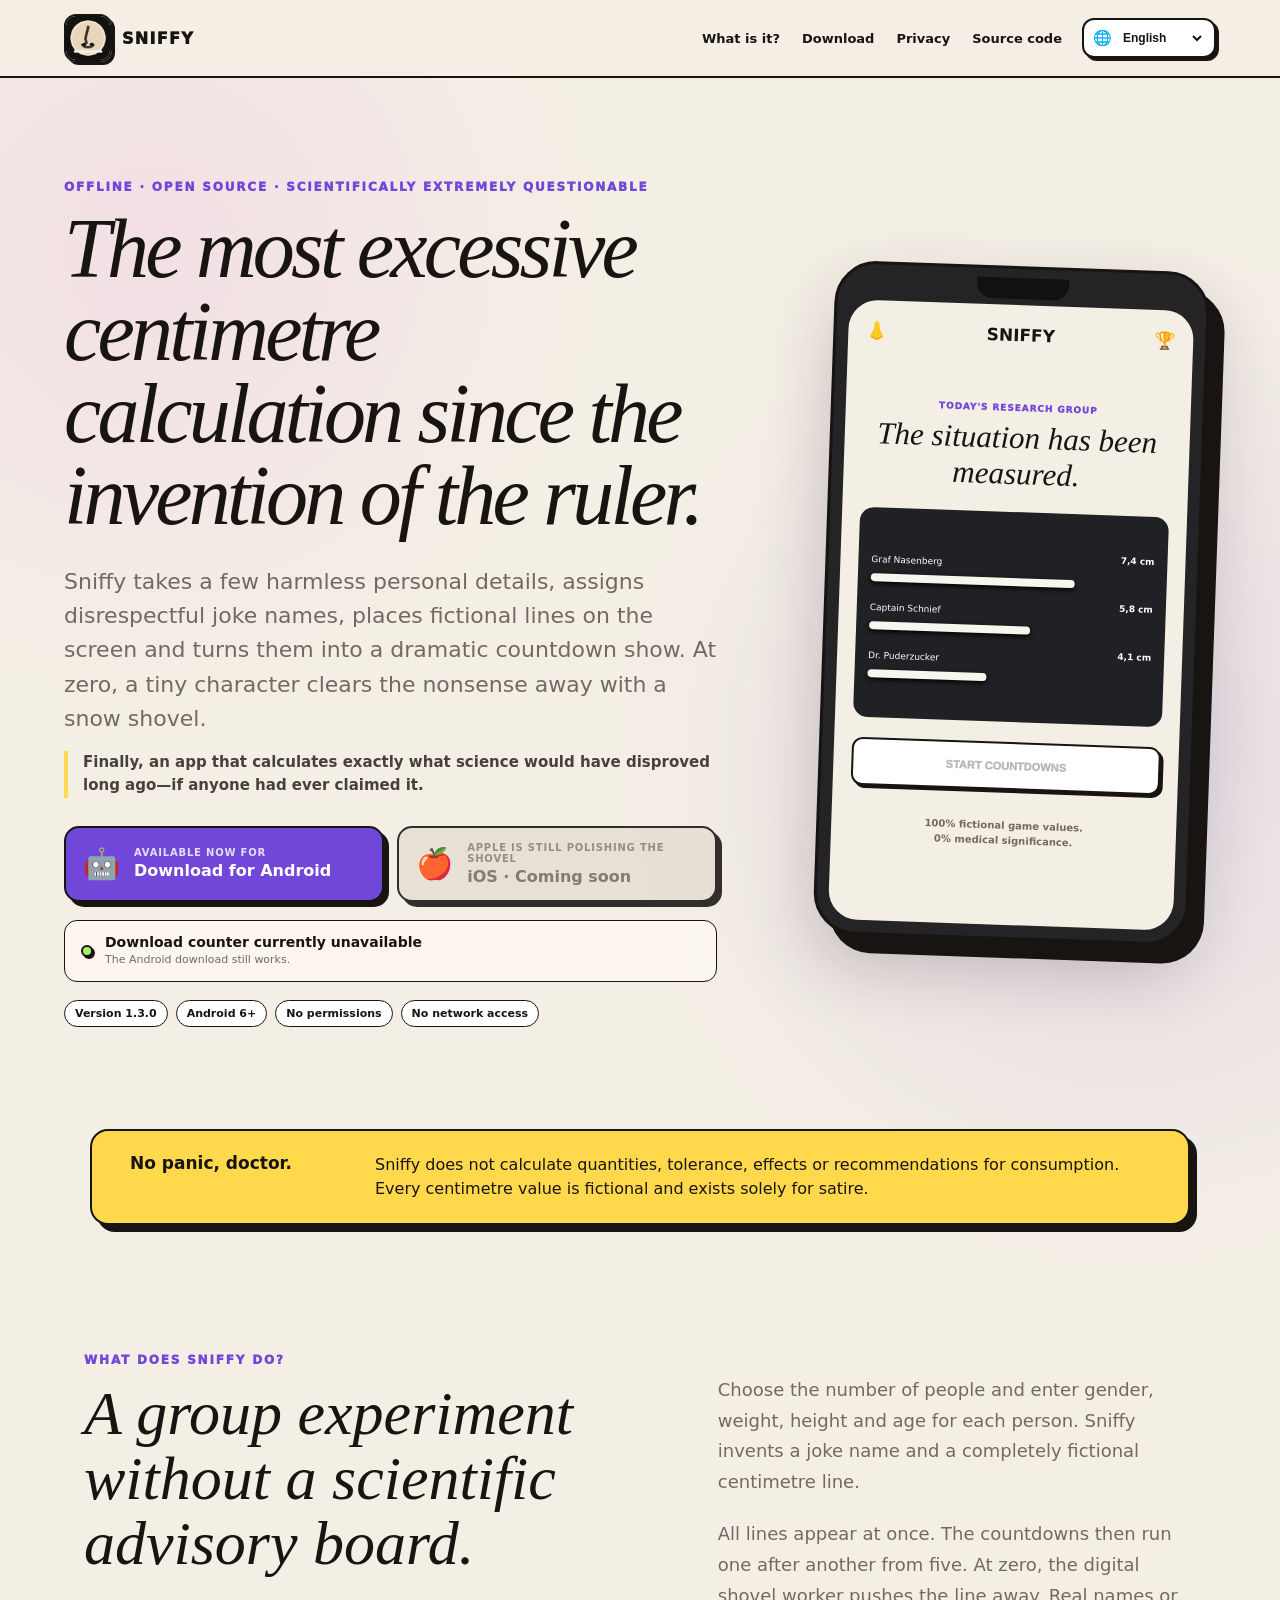
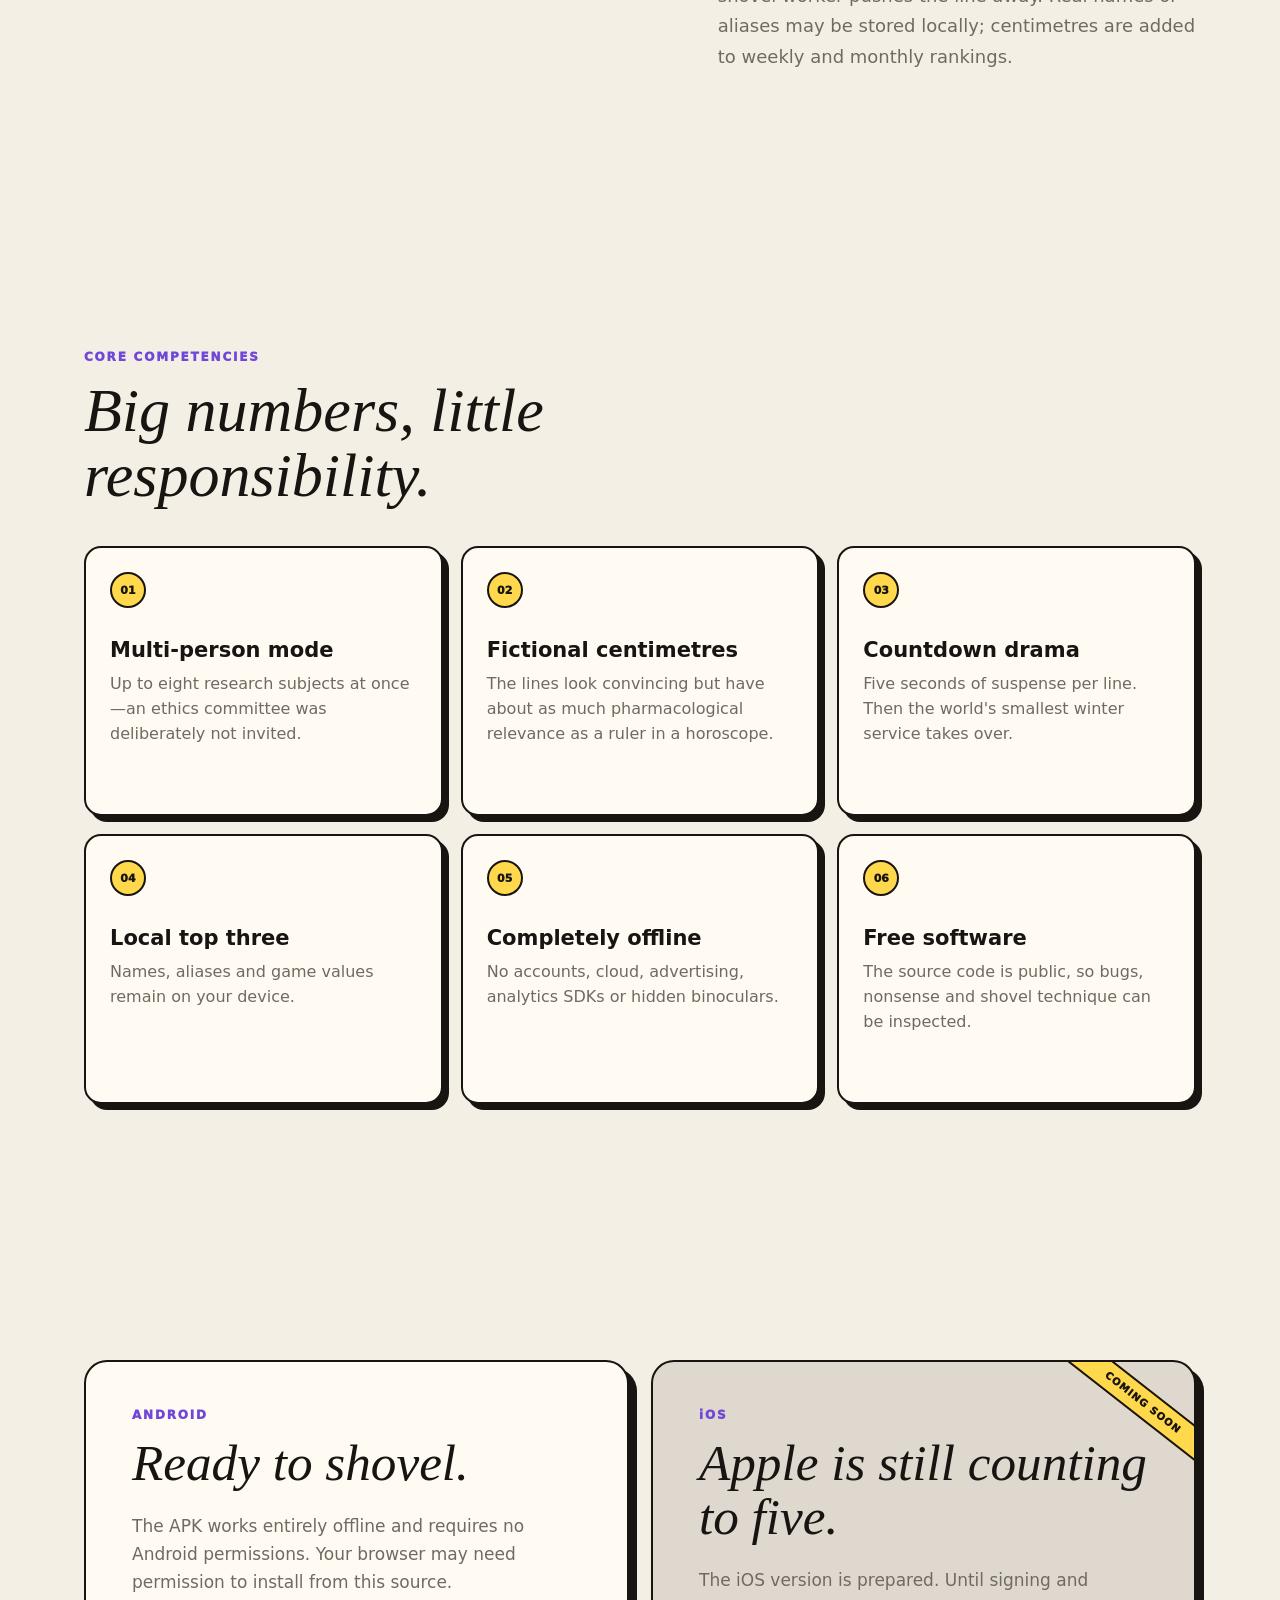
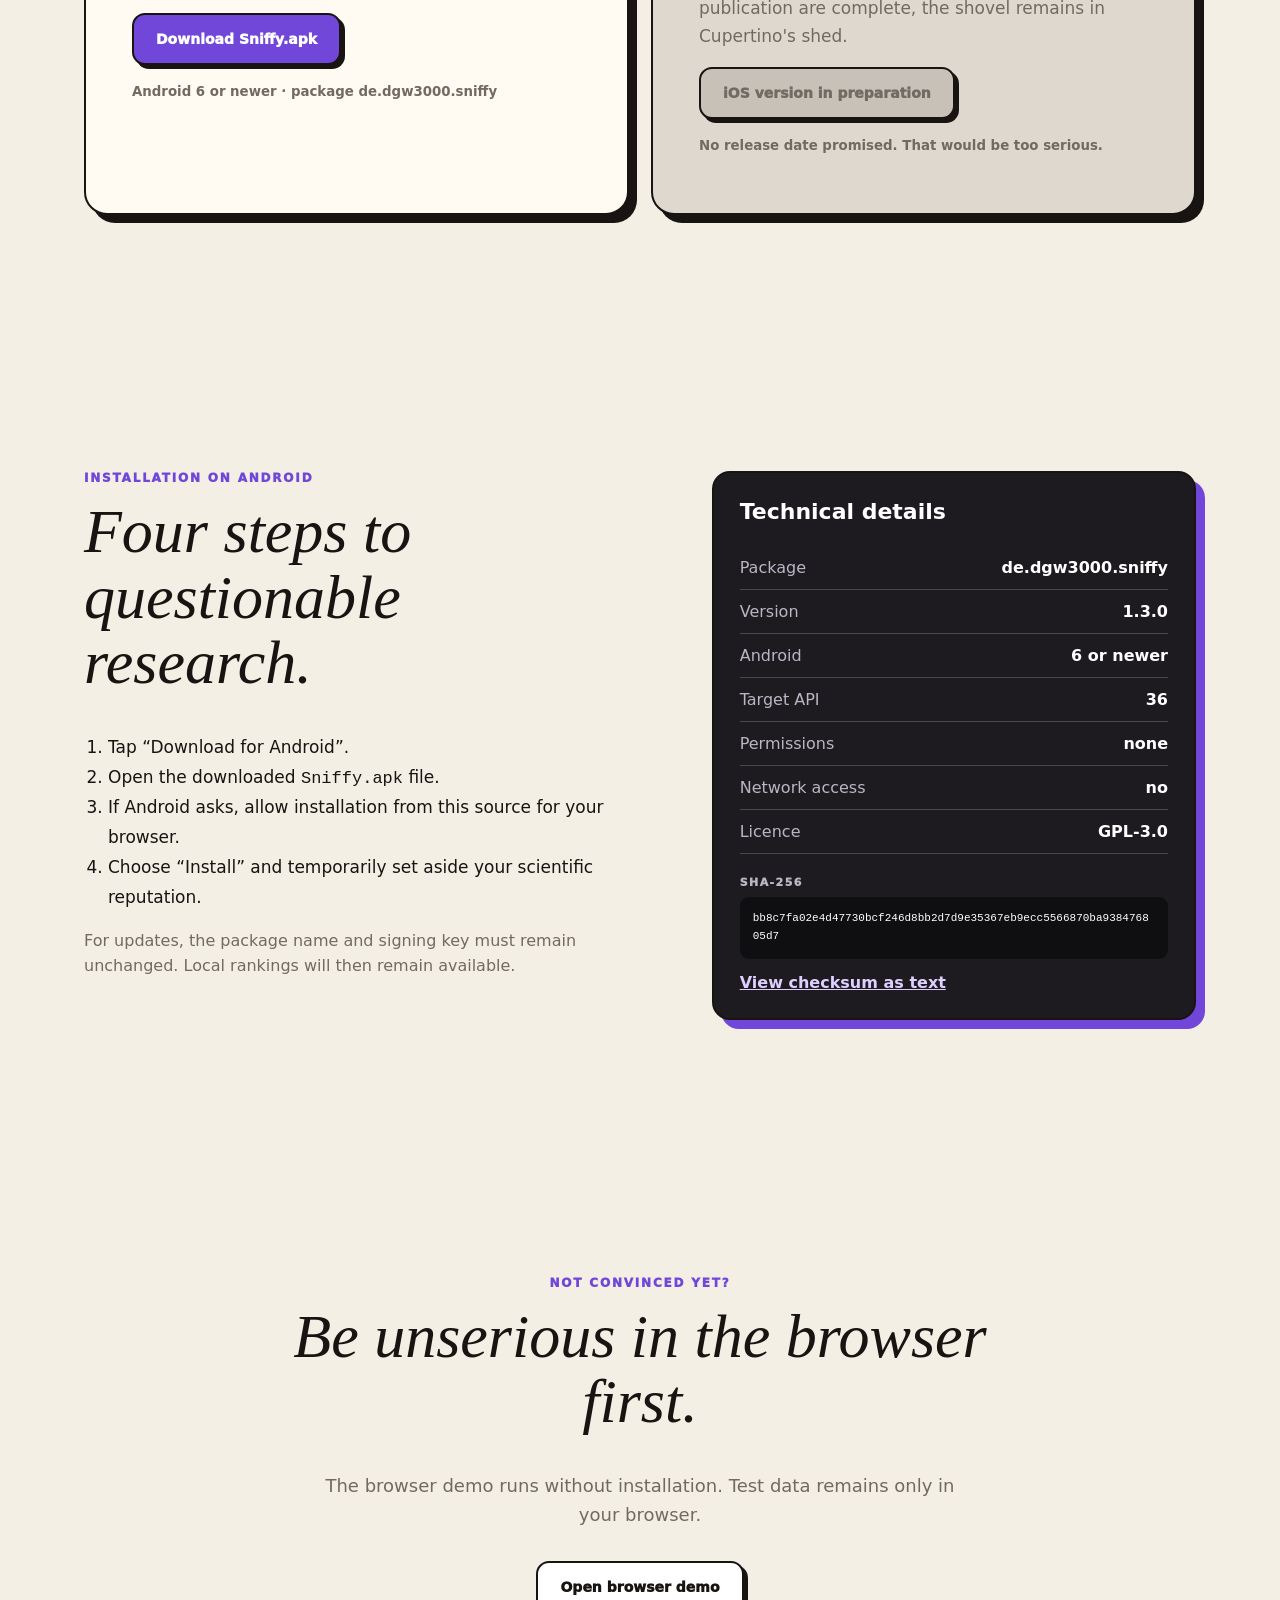
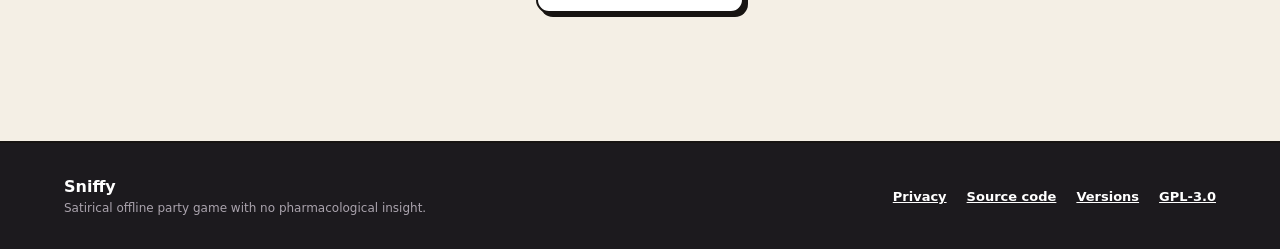
<file: docs/index.html>
<!doctype html>
<!DOCTYPE html>

<html dir="ltr" lang="de">
<head>
<meta charset="utf-8"/>
<meta content="width=device-width,initial-scale=1,viewport-fit=cover" name="viewport"/>
<meta content="#f4efe5" name="theme-color"/>
<meta content="Sniffy – die satirische Offline-Party-App mit fiktiven Zentimeterlinien, Countdowns und lokaler Rangliste." name="description"/>
<meta content="Sniffy – maßloser Quatsch in Zentimetern" property="og:title"/>
<meta content="Keine echte Dosierung. Keine Cloud. Nur fiktive Linien, dramatische Countdowns und ein Männchen mit Schneeschaufel." property="og:description"/>
<meta content="website" property="og:type"/>
<meta content="https://dgw3000.github.io/sniffy/" property="og:url"/>
<link href="assets/app-icon.png" rel="icon"/>
<link href="style.css" rel="stylesheet"/>
<script defer="" src="site.js?v=7"></script>
<title>Sniffy – Satirische Party-App herunterladen</title>
</head>
<body>
<header class="site-header">
<a aria-label="Sniffy Startseite" class="brand" href="./">
<img alt="" height="48" src="assets/app-icon.png" width="48"/>
<span>SNIFFY</span>
</a>

<div class="header-controls"><nav aria-label="Hauptnavigation">
<a data-i18n="nav.what" href="#was-ist-das">Was ist das?</a>
<a data-i18n="nav.download" href="#download">Download</a>
<a data-i18n="nav.privacy" href="privacy.html">Datenschutz</a>
<a data-i18n="nav.source" href="https://github.com/Dgw3000/sniffy">Quellcode</a>
</nav><label class="language-picker" for="language-select"><span aria-hidden="true" class="language-globe">🌐</span><select aria-label="Sprache auswählen" id="language-select"><option value="de">Deutsch</option><option value="en">English</option><option value="fr">Français</option><option value="es">Español</option><option value="it">Italiano</option><option value="pt">Português</option><option value="nl">Nederlands</option><option value="uk">Українська</option><option value="pl">Polski</option><option value="tr">Türkçe</option><option value="ar">العربية</option></select></label></div></header>
<main>
<section class="hero">
<div class="hero-copy">
<p class="eyebrow" data-i18n="hero.eyebrow">OFFLINE · OPEN SOURCE · WISSENSCHAFTLICH ÄUSSERST FRAGWÜRDIG</p>
<h1 data-i18n="hero.title">Die maßloseste Zentimeterrechnung seit Erfindung des Lineals.</h1>
<p class="lead" data-i18n="hero.lead">
          Sniffy nimmt ein paar harmlose Personendaten, vergibt respektlose Spaßnamen,
          legt fiktive Linien auf den Bildschirm und inszeniert daraus eine dramatische
          Countdown-Show. Bei null räumt ein kleines Männchen den ganzen Unsinn mit der
          Schneeschaufel weg.
        </p>
<p class="hero-joke" data-i18n="hero.joke">
          Endlich eine App, die aus Körpergröße, Alter und Gruppendynamik exakt das berechnet,
          was wissenschaftlich längst widerlegt wäre – wenn es jemals jemand behauptet hätte.
        </p>
<div class="platform-actions" id="download">
<a class="platform-button android" href="https://github.com/Dgw3000/sniffy/releases/latest/download/Sniffy.apk" id="android-download">
<span aria-hidden="true" class="platform-icon">🤖</span>
<span>
<small data-i18n="hero.androidSmall">Jetzt erhältlich für</small>
<strong data-i18n="hero.androidButton">Android herunterladen</strong>
</span>
</a>
<div aria-disabled="true" class="platform-button ios disabled">
<span aria-hidden="true" class="platform-icon">🍎</span>
<span>
<small data-i18n="hero.iosSmall">Apfel poliert noch die Schaufel</small>
<strong data-i18n="hero.iosButton">iOS · Kommt bald</strong>
</span>
</div>
</div>
<div aria-live="polite" class="download-stat">
<span aria-hidden="true" class="counter-dot"></span>
<div>
<strong data-i18n="counter.loading" id="download-count">Downloadzähler lädt …</strong>
<span data-i18n="counter.caption" id="download-caption">Gezählt werden ausschließlich APK-Downloads aus GitHub Releases.</span>
</div>
</div>
<div class="version-row">
<span data-i18n="meta.version">Version 1.3.0</span>
<span data-i18n="meta.android">Android 6+</span>
<span data-i18n="meta.permissions">Keine Berechtigungen</span>
<span data-i18n="meta.network">Kein Netzwerkzugriff</span>
</div>
</div>
<div aria-label="Vorschau der Sniffy-App" class="phone">
<div class="phone-top"></div>
<div class="phone-screen">
<div class="mini-head">
<span aria-hidden="true">👃</span>
<b>SNIFFY</b>
<span aria-hidden="true">🏆</span>
</div>
<p class="mini-kicker" data-i18n="phone.kicker">HEUTIGE FORSCHUNGSGRUPPE</p>
<h2 data-i18n="phone.title">Die Lage ist vermessen.</h2>
<div class="mini-stage">
<div>
<span>Graf Nasenberg</span>
<b>7,4 cm</b>
<i style="width:72%"></i>
</div>
<div>
<span>Captain Schnief</span>
<b>5,8 cm</b>
<i style="width:57%"></i>
</div>
<div>
<span>Dr. Puderzucker</span>
<b>4,1 cm</b>
<i style="width:42%"></i>
</div>
</div>
<button data-i18n="phone.button" disabled="" type="button">COUNTDOWNS STARTEN</button>
<p class="mini-disclaimer" data-i18n-html="phone.disclaimer">
            100 % erfundene Spielwerte.<br/>
            0 % medizinische Bedeutung.
          </p>
</div>
</div>
</section>
<section aria-label="Satirehinweis" class="satire-note">
<strong data-i18n="satire.title">Keine Panik, Herr Doktor.</strong>
<p data-i18n="satire.body">
        Sniffy berechnet keine Stoffmenge, Verträglichkeit, Wirkung oder Konsumempfehlung.
        Sämtliche Zentimeterwerte sind erfundene Spielwerte und dienen ausschließlich der Satire.
      </p>
</section>
<section class="section intro-section" id="was-ist-das">
<div>
<p class="eyebrow" data-i18n="intro.eyebrow">WAS MACHT SNIFFY?</p>
<h2 data-i18n="intro.title">Ein Gruppenexperiment ohne wissenschaftlichen Beirat.</h2>
</div>
<div class="intro-copy">
<p data-i18n="intro.p1">
          Du wählst die Personenzahl und trägst pro Person Geschlecht, Gewicht, Größe und Alter ein.
          Sniffy erfindet daraus einen Spaßnamen und eine sichtbar dargestellte, vollständig fiktive
          Zentimeterlinie.
        </p>
<p data-i18n="intro.p2">
          Alle Linien erscheinen gleichzeitig. Danach starten die Countdowns nacheinander bei fünf.
          Bei null schiebt das digitale Schaufelmännchen die jeweilige Linie aus dem Bild. Echte Namen
          oder Aliase können freiwillig lokal gespeichert werden; die Zentimeter werden in der
          Wochen- und Monatsrangliste addiert.
        </p>
</div>
</section>
<section class="section">
<p class="eyebrow" data-i18n="features.eyebrow">DIE KERNKOMPETENZEN</p>
<h2 data-i18n="features.title">Große Zahlen, kleine Verantwortung.</h2>
<div class="feature-grid">
<article>
<span>01</span>
<h3 data-i18n="features.multiTitle">Mehrpersonen-Modus</h3>
<p data-i18n="features.multiBody">Bis zu acht Forschungsobjekte gleichzeitig – ein Ethikrat wurde vorsorglich nicht eingeladen.</p>
</article>
<article>
<span>02</span>
<h3 data-i18n="features.linesTitle">Fiktive Zentimeter</h3>
<p data-i18n="features.linesBody">Die Linien sehen überzeugend aus, besitzen aber ungefähr so viel pharmakologische Relevanz wie ein Zollstock im Horoskop.</p>
</article>
<article>
<span>03</span>
<h3 data-i18n="features.countdownTitle">Countdown-Drama</h3>
<p data-i18n="features.countdownBody">Fünf Sekunden Spannung pro Linie. Danach übernimmt der kleinste Winterdienst der Welt.</p>
</article>
<article>
<span>04</span>
<h3 data-i18n="features.rankingTitle">Lokale Top 3</h3>
<p data-i18n="features.rankingBody">Namen, Aliase und Spielwerte bleiben auf deinem Gerät. Niemand im Internet muss wissen, wer Graf Nasenberg ist.</p>
</article>
<article>
<span>05</span>
<h3 data-i18n="features.offlineTitle">Vollständig offline</h3>
<p data-i18n="features.offlineBody">Keine Konten, keine Cloud, keine Werbung, keine Analyse-SDKs und keine heimlichen Ferngläser.</p>
</article>
<article>
<span>06</span>
<h3 data-i18n="features.opensourceTitle">Freie Software</h3>
<p data-i18n="features.opensourceBody">Der Quellcode ist öffentlich. Fehler, Unsinn und Schaufeltechnik können also unabhängig begutachtet werden.</p>
</article>
</div>
</section>
<section class="section platforms">
<div class="platform-card android-card">
<p class="eyebrow" data-i18n="platform.android">ANDROID</p>
<h2 data-i18n="platform.androidTitle">Bereit zum Schaufeln.</h2>
<p data-i18n="platform.androidBody">
          Die APK funktioniert vollständig offline und benötigt keine Android-Berechtigungen.
          Beim ersten Installieren muss dein Browser eventuell als Installationsquelle erlaubt werden.
        </p>
<a class="button primary" data-android-download="" data-i18n="platform.androidButton" href="https://github.com/Dgw3000/sniffy/releases/latest/download/Sniffy.apk">
          Sniffy.apk herunterladen
        </a>
<small data-i18n="platform.androidMeta">Android 6 oder neuer · Paket de.dgw3000.sniffy</small>
</div>
<div class="platform-card ios-card">
<div class="soon-badge" data-i18n="platform.soon">KOMMT BALD</div>
<p class="eyebrow" data-i18n="platform.ios">iOS</p>
<h2 data-i18n="platform.iosTitle">Apple zählt noch bis fünf.</h2>
<p data-i18n="platform.iosBody">
          Die iOS-Version ist vorbereitet. Bis Veröffentlichung und Signierung abgeschlossen sind,
          bleibt die Schneeschaufel im Cupertino-Geräteschuppen.
        </p>
<span aria-disabled="true" class="button muted-button" data-i18n="platform.iosButton">iOS-Version in Vorbereitung</span>
<small data-i18n="platform.iosMeta">Kein Erscheinungstermin versprochen. Das wäre zu seriös.</small>
</div>
</section>
<section class="section install-section">
<div>
<p class="eyebrow" data-i18n="install.eyebrow">INSTALLATION AUF ANDROID</p>
<h2 data-i18n="install.title">Vier Schritte bis zur fragwürdigen Forschung.</h2>
<ol>
<li data-i18n="install.one">Auf „Android herunterladen“ tippen.</li>
<li data-i18n-html="install.two">Die heruntergeladene Datei <code>Sniffy.apk</code> öffnen.</li>
<li data-i18n="install.three">Falls Android nachfragt, die Installation aus dieser Quelle für den Browser erlauben.</li>
<li data-i18n="install.four">„Installieren“ auswählen und den wissenschaftlichen Ruf vorübergehend ablegen.</li>
</ol>
<p class="fineprint" data-i18n="install.note">
          Bei Updates müssen Paketname und Signaturschlüssel unverändert bleiben.
          Dann bleiben auch lokal gespeicherte Rankings erhalten.
        </p>
</div>
<aside class="tech-card">
<h3 data-i18n="tech.title">Technische Angaben</h3>
<dl>
<div><dt data-i18n="tech.package">Paket</dt><dd data-i18n="tech.packageValue">de.dgw3000.sniffy</dd></div>
<div><dt data-i18n="tech.version">Version</dt><dd data-i18n="tech.versionValue">1.3.0</dd></div>
<div><dt data-i18n="tech.android">Android</dt><dd data-i18n="tech.androidValue">6 oder neuer</dd></div>
<div><dt data-i18n="tech.api">Ziel-API</dt><dd data-i18n="tech.apiValue">36</dd></div>
<div><dt data-i18n="tech.permissions">Berechtigungen</dt><dd data-i18n="tech.permissionsValue">keine</dd></div>
<div><dt data-i18n="tech.network">Netzwerkzugriff</dt><dd data-i18n="tech.networkValue">nein</dd></div>
<div><dt data-i18n="tech.license">Lizenz</dt><dd data-i18n="tech.licenseValue">GPL-3.0</dd></div>
</dl>
<p class="hash-label" data-i18n="tech.hash">SHA-256</p>
<code>bb8c7fa02e4d47730bcf246d8bb2d7d9e35367eb9ecc5566870ba938476805d7</code>
<a data-i18n="tech.checksum" href="checksums.txt">Prüfsumme als Text anzeigen</a>
</aside>
</section>
<section class="section cta">
<p class="eyebrow" data-i18n="cta.eyebrow">NOCH NICHT ÜBERZEUGT?</p>
<h2 data-i18n="cta.title">Erst im Browser unseriös werden.</h2>
<p data-i18n="cta.body">
        Die Browser-Demo läuft ohne Installation. Lokale Testdaten bleiben ausschließlich in deinem Browser.
      </p>
<a class="button secondary" data-i18n="cta.button" href="demo/">Browser-Demo öffnen</a>
</section>
</main>
<footer>
<div>
<b>Sniffy</b>
<span data-i18n="footer.tagline">Satirisches Offline-Partyspiel ohne pharmakologischen Erkenntnisgewinn.</span>
</div>
<nav>
<a data-i18n="footer.privacy" href="privacy.html">Datenschutz</a>
<a data-i18n="footer.source" href="https://github.com/Dgw3000/sniffy">Quellcode</a>
<a data-i18n="footer.versions" href="https://github.com/Dgw3000/sniffy/releases">Versionen</a>
<a data-i18n="footer.license" href="https://github.com/Dgw3000/sniffy/blob/main/LICENSE">GPL-3.0</a>
</nav>
</footer>
</body>
</html>
</file>
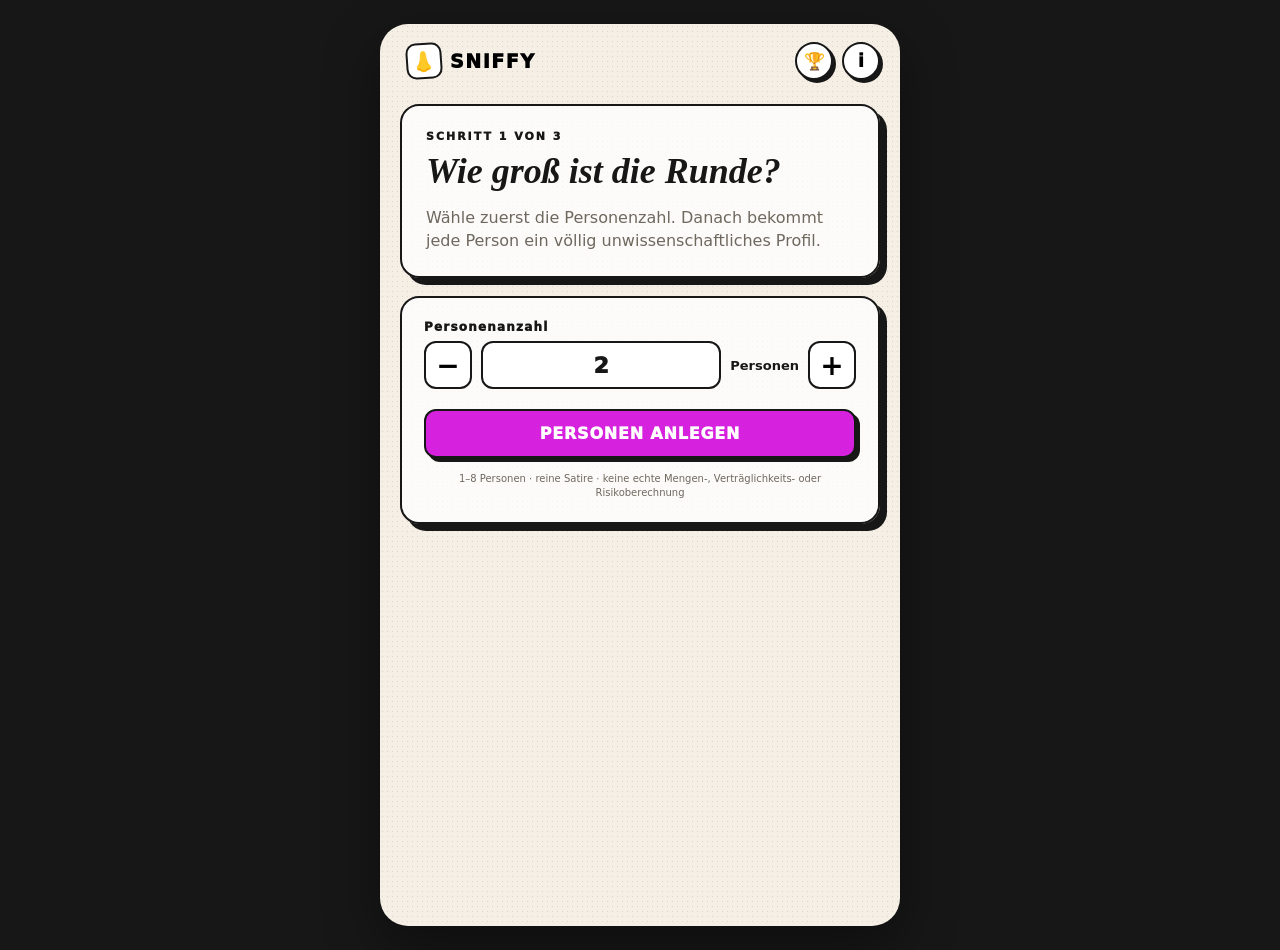
<file: web/index.html>
<!doctype html>
<html lang="de">
<head>
  <meta charset="utf-8">
  <meta name="viewport" content="width=device-width,initial-scale=1,viewport-fit=cover">
  <meta name="theme-color" content="#f5efe5">
  <meta name="description" content="Sniffy ist ein rein satirischer Liniengenerator mit lokaler Spaß-Rangliste.">
  <title>Sniffy – Satirischer Liniengenerator</title>
  <link rel="manifest" href="manifest.webmanifest">
  <link rel="stylesheet" href="styles.css">
</head>
<body>
<main class="app-shell">
  <header class="topbar">
    <button id="homeBtn" class="brand" type="button"><span class="nose-logo">👃</span><span>SNIFFY</span></button>
    <div class="top-actions">
      <button id="rankingBtn" class="round-btn" type="button" aria-label="Ranking öffnen">🏆</button>
      <button id="aboutBtn" class="round-btn" type="button" aria-label="Informationen öffnen">i</button>
    </div>
  </header>

  <section id="peopleScreen" class="screen active">
    <div class="paper-card intro-card">
      <p class="kicker">SCHRITT 1 VON 3</p>
      <h1>Wie groß ist die Runde?</h1>
      <p class="lead">Wähle zuerst die Personenzahl. Danach bekommt jede Person ein völlig unwissenschaftliches Profil.</p>
    </div>
    <div class="paper-card form-card">
      <label>Personenanzahl</label>
      <div class="people-control">
        <button id="peopleDown" type="button">−</button>
        <output id="peopleValue">2</output>
        <span>Personen</span>
        <button id="peopleUp" type="button">+</button>
      </div>
      <button id="toProfiles" class="primary" type="button">PERSONEN ANLEGEN</button>
      <p class="microcopy">1–8 Personen · reine Satire · keine echte Mengen-, Verträglichkeits- oder Risikoberechnung</p>
    </div>
  </section>

  <section id="profilesScreen" class="screen">
    <button class="back-btn" data-back="peopleScreen" type="button">← Personenzahl ändern</button>
    <div class="paper-card intro-card compact">
      <p class="kicker">SCHRITT 2 VON 3</p>
      <h1>Wer ist dabei?</h1>
      <p class="lead">Geschlecht, Gewicht, Größe und Alter erzeugen nur einen erfundenen Spaßnamen und eine satirische Zentimeterzahl.</p>
    </div>
    <form id="profilesForm">
      <div id="profileCards" class="profile-cards"></div>
      <button class="primary sticky-action" type="submit">SPASSNAMEN VERGEBEN</button>
    </form>
  </section>

  <section id="reviewScreen" class="screen">
    <button class="back-btn" data-back="profilesScreen" type="button">← Angaben bearbeiten</button>
    <div class="paper-card intro-card compact">
      <p class="kicker">SCHRITT 3 VON 3</p>
      <h1>Die verdächtige Runde</h1>
      <p class="lead">Jeder Spaßname kann einem echten Namen zugeordnet werden. Bleibt das Feld leer, wird der Spaßname selbst als Alias gespeichert.</p>
    </div>
    <datalist id="knownNames"></datalist>
    <div id="reviewList" class="review-list"></div>
    <button id="calculateBtn" class="primary sticky-action" type="button">LINIEN BERECHNEN</button>
  </section>

  <section id="resultScreen" class="screen result-screen">
    <div class="result-head">
      <p class="kicker">SNIFFY-GRUPPENERGEBNIS</p>
      <h2>Die Runde steht</h2>
      <p id="groupSummary"></p>
    </div>

    <div class="paper-card measurement-card">
      <span class="result-label">SATIRISCHE DISPLAY-LINIEN IN CM</span>
      <p class="result-note">Alle Linien sind gleichzeitig sichtbar. Nach dem Start zählt jede Linie nacheinander von 5 bis 0 herunter.</p>
      <div id="lineStage" class="line-stage">
        <div class="surface-glare"></div>
        <div id="sequenceStatus" class="sequence-status">Alle Linien liegen bereit</div>
        <div id="powderLines" class="powder-lines"></div>
        <div class="screen-scale"><span>Zentimeterdarstellung</span><span id="lineCountLabel"></span></div>
      </div>
      <p class="calibration-note">Die Länge wird proportional mit CSS-Zentimetern dargestellt. Je nach Displaykalibrierung kann die physische Größe geringfügig abweichen.</p>
      <button id="animateBtn" class="secondary" type="button">COUNTDOWNS STARTEN</button>
    </div>

    <div id="resultCards" class="result-cards"></div>
    <button id="finishSaveBtn" class="primary finish-save" type="button">FERTIG UND SPEICHERN</button>
    <p id="saveStatus" class="save-status" aria-live="polite"></p>
    <div class="button-grid">
      <button id="shareBtn" class="primary" type="button">TEILEN</button>
      <button id="againBtn" class="secondary" type="button">NEUE RUNDE</button>
    </div>
    <p class="satire-stamp">SATIRE · KEINE DOSIERUNG · KEINE KONSUMEMPFEHLUNG</p>
  </section>

  <section id="rankingScreen" class="screen ranking-screen">
    <button id="rankingBack" class="back-btn" type="button">← Zurück</button>
    <div class="paper-card intro-card compact">
      <p class="kicker">LOKALE SNIFFY-RANGLISTE</p>
      <h1>Top 3</h1>
      <p class="lead">Gezählt werden ausschließlich freiwillig eingegebene Namen. Die Daten verlassen dieses Gerät nicht.</p>
    </div>
    <div class="period-tabs" role="tablist" aria-label="Ranking-Zeitraum">
      <button id="weekTab" class="period-tab active" type="button">DIESE WOCHE</button>
      <button id="monthTab" class="period-tab" type="button">DIESER MONAT</button>
    </div>
    <p id="periodSubtitle" class="period-subtitle"></p>
    <div id="rankingList" class="ranking-list"></div>
    <button id="clearRankingBtn" class="text-btn danger" type="button">Lokale Rangliste löschen</button>
  </section>

  <dialog id="aboutDialog">
    <button id="closeAbout" class="dialog-close" type="button">×</button>
    <h2>Was ist Sniffy?</h2>
    <p>Eine Humor-App mit automatisch erzeugten Spaßnamen, Fantasiewerten und einer rein lokalen Rangliste.</p>
    <p>Gewicht, Größe, Alter und Geschlecht verändern nur eine erfundene Zentimeterformel. Es werden keine echten Stoffmengen, Verträglichkeiten oder Risiken berechnet.</p>
    <p>Eingegebene Namen oder automatisch verwendete Spaßnamen sowie Zentimeterwerte werden erst nach „Fertig und speichern“ ausschließlich im lokalen App-Speicher abgelegt.</p>
    <button id="dialogOk" class="primary" type="button">VERSTANDEN</button>
  </dialog>
</main>
<script src="app.js"></script>
</body>
</html>
</file>
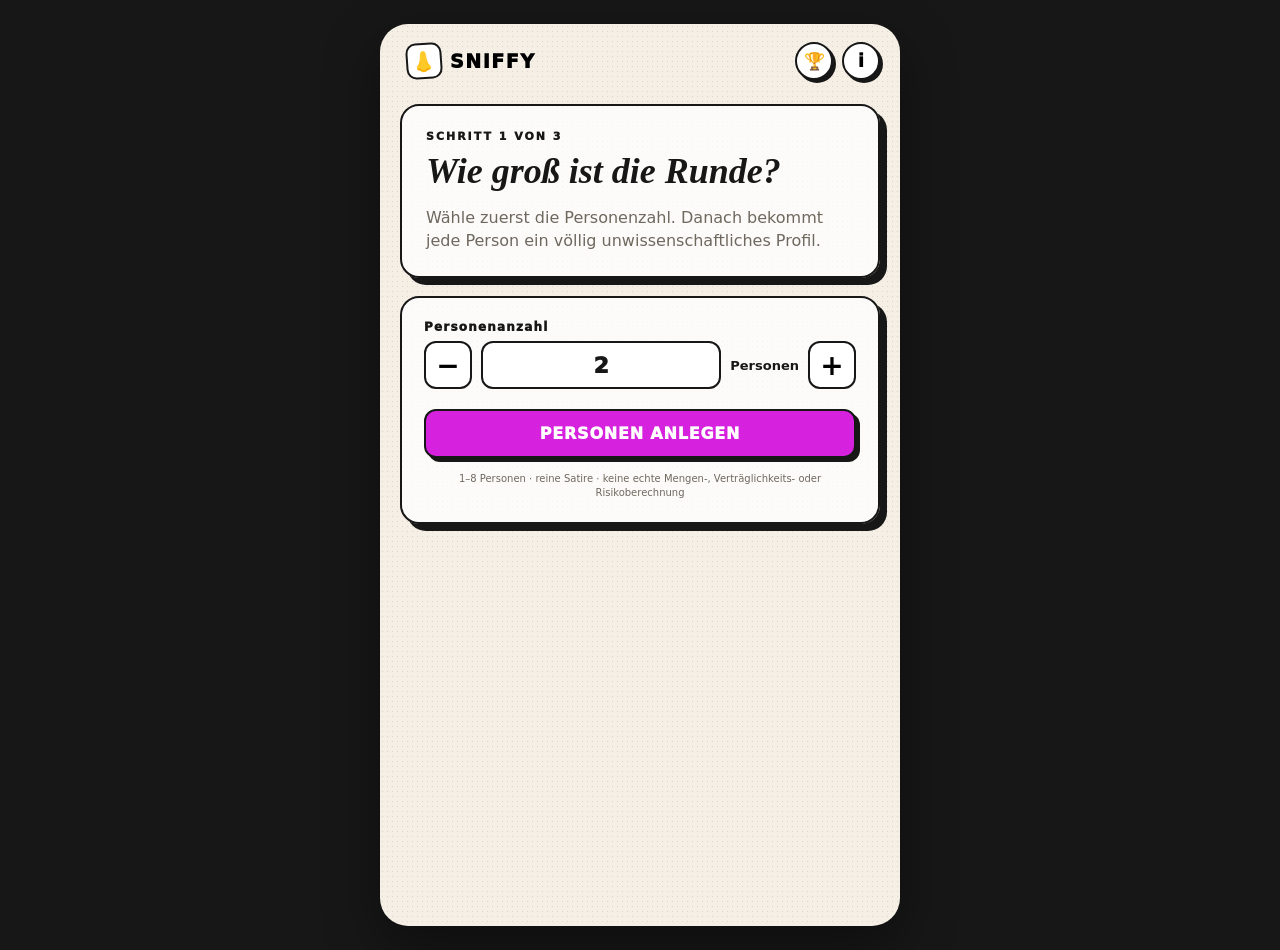
<file: docs/demo/index.html>
<!doctype html>
<html lang="de">
<head>
  <meta charset="utf-8">
  <meta name="viewport" content="width=device-width,initial-scale=1,viewport-fit=cover">
  <meta name="theme-color" content="#f5efe5">
  <meta name="description" content="Sniffy ist ein rein satirischer Liniengenerator mit lokaler Spaß-Rangliste.">
  <title>Sniffy – Browser-Demo</title>
  <link rel="icon" href="app-icon.png">
  <link rel="manifest" href="manifest.webmanifest">
  <link rel="stylesheet" href="styles.css">
</head>
<body>
<main class="app-shell">
  <header class="topbar">
    <button id="homeBtn" class="brand" type="button"><span class="nose-logo">👃</span><span>SNIFFY</span></button>
    <div class="top-actions">
      <button id="rankingBtn" class="round-btn" type="button" aria-label="Ranking öffnen">🏆</button>
      <button id="aboutBtn" class="round-btn" type="button" aria-label="Informationen öffnen">i</button>
    </div>
  </header>

  <section id="peopleScreen" class="screen active">
    <div class="paper-card intro-card">
      <p class="kicker">SCHRITT 1 VON 3</p>
      <h1>Wie groß ist die Runde?</h1>
      <p class="lead">Wähle zuerst die Personenzahl. Danach bekommt jede Person ein völlig unwissenschaftliches Profil.</p>
    </div>
    <div class="paper-card form-card">
      <label>Personenanzahl</label>
      <div class="people-control">
        <button id="peopleDown" type="button">−</button>
        <output id="peopleValue">2</output>
        <span>Personen</span>
        <button id="peopleUp" type="button">+</button>
      </div>
      <button id="toProfiles" class="primary" type="button">PERSONEN ANLEGEN</button>
      <p class="microcopy">1–8 Personen · reine Satire · keine echte Mengen-, Verträglichkeits- oder Risikoberechnung</p>
    </div>
  </section>

  <section id="profilesScreen" class="screen">
    <button class="back-btn" data-back="peopleScreen" type="button">← Personenzahl ändern</button>
    <div class="paper-card intro-card compact">
      <p class="kicker">SCHRITT 2 VON 3</p>
      <h1>Wer ist dabei?</h1>
      <p class="lead">Geschlecht, Gewicht, Größe und Alter erzeugen nur einen erfundenen Spaßnamen und eine satirische Zentimeterzahl.</p>
    </div>
    <form id="profilesForm">
      <div id="profileCards" class="profile-cards"></div>
      <button class="primary sticky-action" type="submit">SPASSNAMEN VERGEBEN</button>
    </form>
  </section>

  <section id="reviewScreen" class="screen">
    <button class="back-btn" data-back="profilesScreen" type="button">← Angaben bearbeiten</button>
    <div class="paper-card intro-card compact">
      <p class="kicker">SCHRITT 3 VON 3</p>
      <h1>Die verdächtige Runde</h1>
      <p class="lead">Jeder Spaßname kann einem echten Namen zugeordnet werden. Bleibt das Feld leer, wird der Spaßname selbst als Alias gespeichert.</p>
    </div>
    <datalist id="knownNames"></datalist>
    <div id="reviewList" class="review-list"></div>
    <button id="calculateBtn" class="primary sticky-action" type="button">LINIEN BERECHNEN</button>
  </section>

  <section id="resultScreen" class="screen result-screen">
    <div class="result-head">
      <p class="kicker">SNIFFY-GRUPPENERGEBNIS</p>
      <h2>Die Runde steht</h2>
      <p id="groupSummary"></p>
    </div>

    <div class="paper-card measurement-card">
      <span class="result-label">SATIRISCHE DISPLAY-LINIEN IN CM</span>
      <p class="result-note">Alle Linien sind gleichzeitig sichtbar. Nach dem Start zählt jede Linie nacheinander von 5 bis 0 herunter.</p>
      <div id="lineStage" class="line-stage">
        <div class="surface-glare"></div>
        <div id="sequenceStatus" class="sequence-status">Alle Linien liegen bereit</div>
        <div id="powderLines" class="powder-lines"></div>
        <div class="screen-scale"><span>Zentimeterdarstellung</span><span id="lineCountLabel"></span></div>
      </div>
      <p class="calibration-note">Die Länge wird proportional mit CSS-Zentimetern dargestellt. Je nach Displaykalibrierung kann die physische Größe geringfügig abweichen.</p>
      <button id="animateBtn" class="secondary" type="button">COUNTDOWNS STARTEN</button>
    </div>

    <div id="resultCards" class="result-cards"></div>
    <button id="finishSaveBtn" class="primary finish-save" type="button">FERTIG UND SPEICHERN</button>
    <p id="saveStatus" class="save-status" aria-live="polite"></p>
    <div class="button-grid">
      <button id="shareBtn" class="primary" type="button">TEILEN</button>
      <button id="againBtn" class="secondary" type="button">NEUE RUNDE</button>
    </div>
    <p class="satire-stamp">SATIRE · KEINE DOSIERUNG · KEINE KONSUMEMPFEHLUNG</p>
  </section>

  <section id="rankingScreen" class="screen ranking-screen">
    <button id="rankingBack" class="back-btn" type="button">← Zurück</button>
    <div class="paper-card intro-card compact">
      <p class="kicker">LOKALE SNIFFY-RANGLISTE</p>
      <h1>Top 3</h1>
      <p class="lead">Gezählt werden ausschließlich freiwillig eingegebene Namen. Die Daten verlassen dieses Gerät nicht.</p>
    </div>
    <div class="period-tabs" role="tablist" aria-label="Ranking-Zeitraum">
      <button id="weekTab" class="period-tab active" type="button">DIESE WOCHE</button>
      <button id="monthTab" class="period-tab" type="button">DIESER MONAT</button>
    </div>
    <p id="periodSubtitle" class="period-subtitle"></p>
    <div id="rankingList" class="ranking-list"></div>
    <button id="clearRankingBtn" class="text-btn danger" type="button">Lokale Rangliste löschen</button>
  </section>

  <dialog id="aboutDialog">
    <button id="closeAbout" class="dialog-close" type="button">×</button>
    <h2>Was ist Sniffy?</h2>
    <p>Eine Humor-App mit automatisch erzeugten Spaßnamen, Fantasiewerten und einer rein lokalen Rangliste.</p>
    <p>Gewicht, Größe, Alter und Geschlecht verändern nur eine erfundene Zentimeterformel. Es werden keine echten Stoffmengen, Verträglichkeiten oder Risiken berechnet.</p>
    <p>Eingegebene Namen oder automatisch verwendete Spaßnamen sowie Zentimeterwerte werden erst nach „Fertig und speichern“ ausschließlich im lokalen App-Speicher abgelegt.</p>
    <button id="dialogOk" class="primary" type="button">VERSTANDEN</button>
  </dialog>
</main>
<script src="app.js"></script>
</body>
</html>
</file>
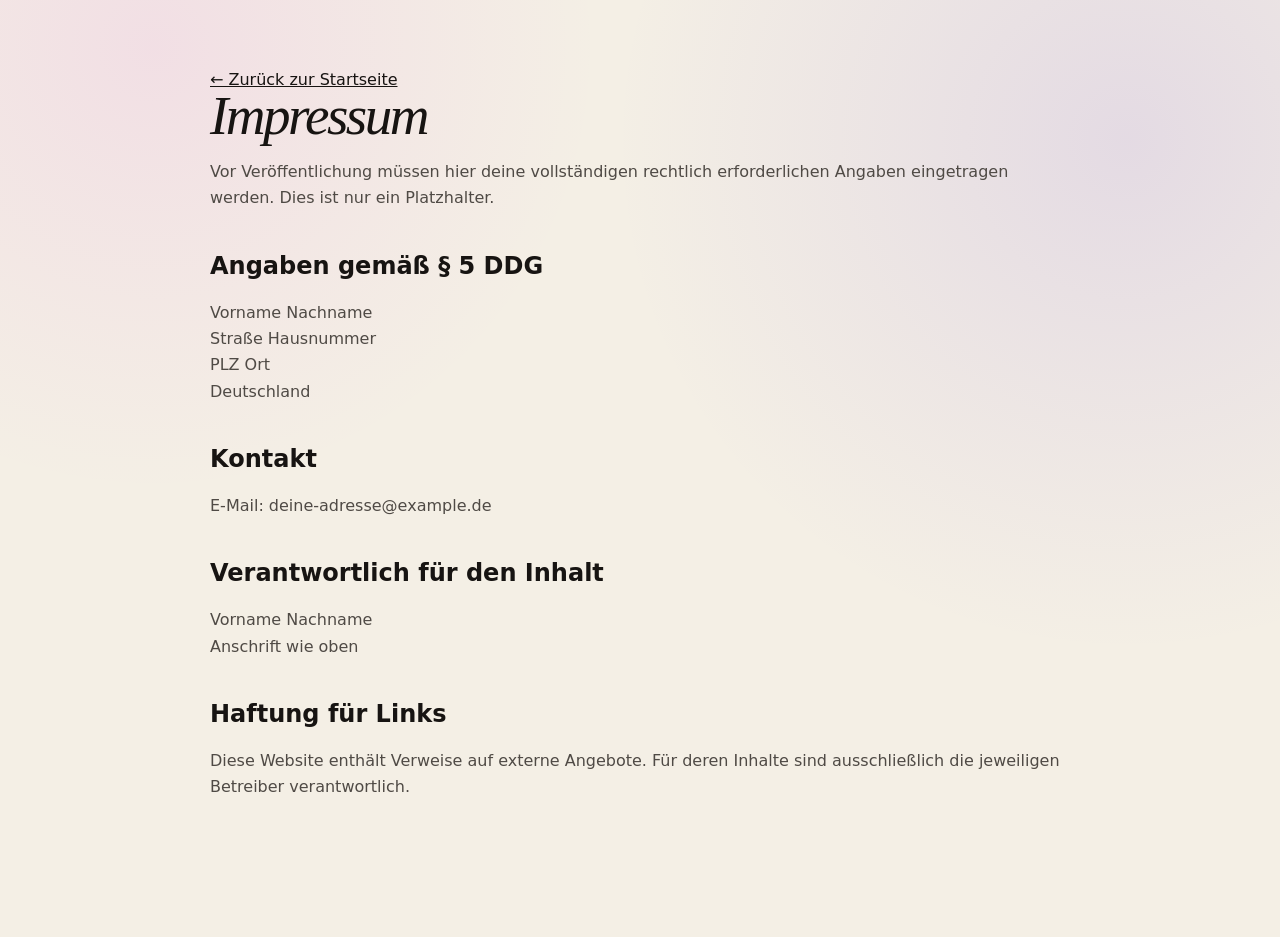
<file: docs/impressum.html>
<!doctype html>
<html lang="de">
<head>
  <meta charset="utf-8">
  <meta name="viewport" content="width=device-width,initial-scale=1">
  <meta name="theme-color" content="#09090c">
  <link rel="icon" href="assets/favicon.svg" type="image/svg+xml">
  <link rel="stylesheet" href="style.css">
  <title>Impressum – Technoschlampe.de</title>
</head>
<body>
  <main class="legal">
    <a class="back" href="./">← Zurück zur Startseite</a>
    <h1>Impressum</h1>

    <p class="placeholder">
      Vor Veröffentlichung müssen hier deine vollständigen rechtlich erforderlichen
      Angaben eingetragen werden. Dies ist nur ein Platzhalter.
    </p>

    <h2>Angaben gemäß § 5 DDG</h2>
    <p>
      Vorname Nachname<br>
      Straße Hausnummer<br>
      PLZ Ort<br>
      Deutschland
    </p>

    <h2>Kontakt</h2>
    <p>
      E-Mail: deine-adresse@example.de
    </p>

    <h2>Verantwortlich für den Inhalt</h2>
    <p>
      Vorname Nachname<br>
      Anschrift wie oben
    </p>

    <h2>Haftung für Links</h2>
    <p>
      Diese Website enthält Verweise auf externe Angebote. Für deren Inhalte sind
      ausschließlich die jeweiligen Betreiber verantwortlich.
    </p>
  </main>
</body>
</html>
</file>
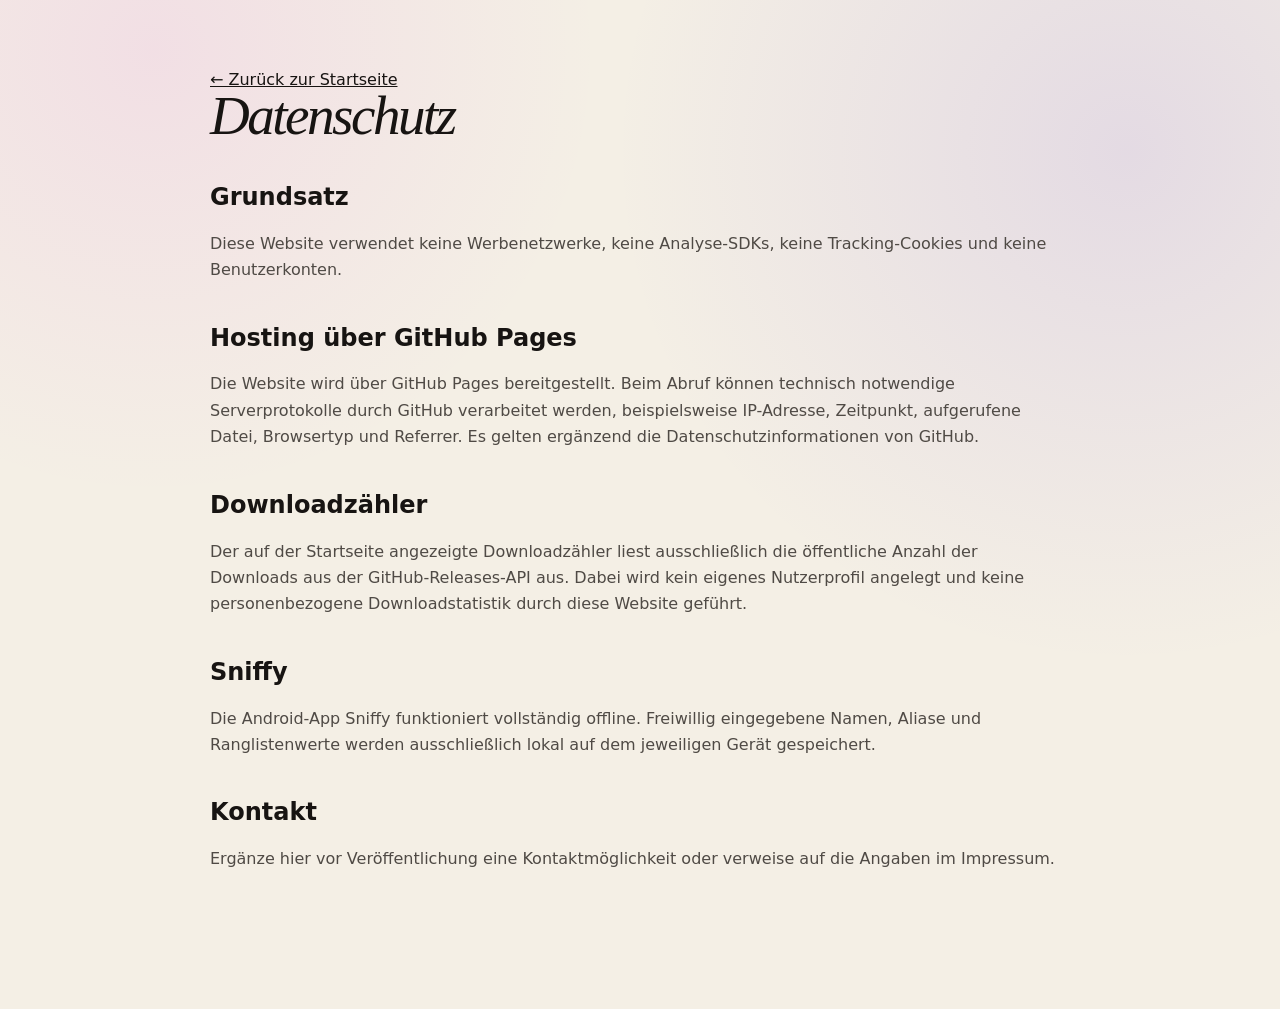
<file: docs/privacy.html>
<!doctype html>
<html lang="de">
<head>
  <meta charset="utf-8">
  <meta name="viewport" content="width=device-width,initial-scale=1">
  <meta name="theme-color" content="#09090c">
  <link rel="icon" href="assets/favicon.svg" type="image/svg+xml">
  <link rel="stylesheet" href="style.css">
  <title>Datenschutz – Technoschlampe.de</title>
</head>
<body>
  <main class="legal">
    <a class="back" href="./">← Zurück zur Startseite</a>
    <h1>Datenschutz</h1>

    <h2>Grundsatz</h2>
    <p>
      Diese Website verwendet keine Werbenetzwerke, keine Analyse-SDKs, keine
      Tracking-Cookies und keine Benutzerkonten.
    </p>

    <h2>Hosting über GitHub Pages</h2>
    <p>
      Die Website wird über GitHub Pages bereitgestellt. Beim Abruf können technisch
      notwendige Serverprotokolle durch GitHub verarbeitet werden, beispielsweise
      IP-Adresse, Zeitpunkt, aufgerufene Datei, Browsertyp und Referrer. Es gelten
      ergänzend die Datenschutzinformationen von GitHub.
    </p>

    <h2>Downloadzähler</h2>
    <p>
      Der auf der Startseite angezeigte Downloadzähler liest ausschließlich die
      öffentliche Anzahl der Downloads aus der GitHub-Releases-API aus. Dabei wird
      kein eigenes Nutzerprofil angelegt und keine personenbezogene Downloadstatistik
      durch diese Website geführt.
    </p>

    <h2>Sniffy</h2>
    <p>
      Die Android-App Sniffy funktioniert vollständig offline. Freiwillig eingegebene
      Namen, Aliase und Ranglistenwerte werden ausschließlich lokal auf dem jeweiligen
      Gerät gespeichert.
    </p>

    <h2>Kontakt</h2>
    <p>
      Ergänze hier vor Veröffentlichung eine Kontaktmöglichkeit oder verweise auf die
      Angaben im Impressum.
    </p>
  </main>
</body>
</html>
</file>
<file: docs/style.css>
:root {
  --paper: #f4efe5;
  --paper-deep: #e9dfcf;
  --ink: #171412;
  --purple: #7047d8;
  --purple-dark: #4c2b9a;
  --pink: #d622df;
  --yellow: #ffd84c;
  --green: #a7ef6a;
  --muted: #716a62;
  --card: #fffaf2;
  --line: #b7aa9b;
  --dark: #1d1b20;
}

* {
  box-sizing: border-box;
}

html {
  scroll-behavior: smooth;
}

body {
  margin: 0;
  background:
    radial-gradient(circle at 12% 5%, rgba(214, 34, 223, .08), transparent 28rem),
    radial-gradient(circle at 88% 15%, rgba(112, 71, 216, .12), transparent 32rem),
    var(--paper);
  color: var(--ink);
  font-family: Inter, ui-sans-serif, system-ui, -apple-system, BlinkMacSystemFont, "Segoe UI", sans-serif;
}

a {
  color: inherit;
}

code {
  font-family: "SFMono-Regular", Consolas, "Liberation Mono", monospace;
}

.site-header {
  position: sticky;
  top: 0;
  z-index: 20;
  display: flex;
  align-items: center;
  justify-content: space-between;
  gap: 24px;
  padding: 14px clamp(18px, 5vw, 72px);
  border-bottom: 2px solid var(--ink);
  background: rgba(244, 239, 229, .94);
  backdrop-filter: blur(12px);
}

.brand {
  display: flex;
  align-items: center;
  gap: 10px;
  text-decoration: none;
  font-weight: 1000;
  letter-spacing: .08em;
}

.brand img {
  border: 2px solid var(--ink);
  border-radius: 12px;
  box-shadow: 3px 3px 0 var(--ink);
}

.site-header nav,
.site-header nav a {
  display: flex;
  gap: 22px;
  align-items: center;
}

.site-header nav a {
  font-size: 13px;
  font-weight: 850;
  text-decoration: none;
}

.site-header nav a:hover {
  text-decoration: underline;
  text-underline-offset: 4px;
}

.hero {
  display: grid;
  grid-template-columns: minmax(0, 1.15fr) minmax(280px, .72fr);
  gap: clamp(35px, 7vw, 110px);
  align-items: center;
  max-width: 1280px;
  margin: auto;
  padding: clamp(56px, 8vw, 118px) clamp(20px, 5vw, 72px);
}

.eyebrow {
  margin: 0 0 14px;
  font-size: 12px;
  font-weight: 1000;
  letter-spacing: .15em;
  color: var(--purple);
}

h1 {
  max-width: 880px;
  margin: 0;
  font: italic clamp(43px, 6.7vw, 84px) / .98 Georgia, serif;
  letter-spacing: -.045em;
}

.lead {
  max-width: 760px;
  margin: 27px 0 15px;
  font-size: clamp(17px, 2vw, 22px);
  line-height: 1.56;
  color: var(--muted);
}

.hero-joke {
  max-width: 710px;
  margin: 0 0 28px;
  padding-left: 15px;
  border-left: 4px solid var(--yellow);
  color: #47413b;
  font-size: 15px;
  font-weight: 700;
  line-height: 1.55;
}

.platform-actions {
  display: grid;
  grid-template-columns: repeat(2, minmax(220px, 1fr));
  gap: 13px;
  max-width: 720px;
}

.platform-button {
  min-height: 76px;
  display: flex;
  align-items: center;
  gap: 14px;
  padding: 13px 17px;
  border: 2px solid var(--ink);
  border-radius: 15px;
  text-decoration: none;
  box-shadow: 5px 5px 0 var(--ink);
}

.platform-button.android {
  background: var(--purple);
  color: white;
  transition: transform .15s, box-shadow .15s;
}

.platform-button.android:hover {
  transform: translate(-2px, -2px);
  box-shadow: 8px 8px 0 var(--ink);
}

.platform-button.ios {
  background: #e5ded3;
  color: #746d65;
}

.platform-button.disabled {
  cursor: not-allowed;
  opacity: .88;
}

.platform-icon {
  font-size: 30px;
}

.platform-button span:last-child {
  display: grid;
  gap: 3px;
}

.platform-button small {
  font-size: 10px;
  font-weight: 750;
  letter-spacing: .08em;
  text-transform: uppercase;
  opacity: .82;
}

.platform-button strong {
  font-size: 16px;
}

.download-stat {
  display: flex;
  align-items: center;
  gap: 12px;
  max-width: 720px;
  margin-top: 18px;
  padding: 13px 16px;
  border: 1px solid var(--ink);
  border-radius: 13px;
  background: rgba(255, 250, 242, .72);
}

.counter-dot {
  flex: 0 0 auto;
  width: 12px;
  height: 12px;
  border: 2px solid var(--ink);
  border-radius: 50%;
  background: var(--green);
  box-shadow: 2px 2px 0 var(--ink);
}

.download-stat div {
  display: grid;
  gap: 3px;
}

.download-stat strong {
  font-size: 14px;
}

.download-stat span:last-child {
  color: var(--muted);
  font-size: 11px;
  line-height: 1.35;
}

.version-row {
  display: flex;
  flex-wrap: wrap;
  gap: 8px;
  margin-top: 18px;
}

.version-row span {
  padding: 6px 10px;
  border: 1px solid var(--ink);
  border-radius: 999px;
  background: #fff;
  font-size: 11px;
  font-weight: 850;
}

.phone {
  position: relative;
  width: min(100%, 375px);
  margin: auto;
  padding: 12px;
  border: 3px solid var(--ink);
  border-radius: 42px;
  background: #242326;
  box-shadow: 16px 18px 0 var(--ink), 0 30px 70px rgba(35, 24, 48, .22);
  transform: rotate(2deg);
}

.phone-top {
  width: 92px;
  height: 21px;
  margin: -3px auto 6px;
  border-radius: 0 0 15px 15px;
  background: #111;
}

.phone-screen {
  min-height: 620px;
  padding: 20px 18px;
  border-radius: 29px;
  background: var(--paper);
  overflow: hidden;
}

.mini-head {
  display: flex;
  align-items: center;
  justify-content: space-between;
  font-size: 17px;
}

.mini-kicker {
  margin: 58px 0 7px;
  color: var(--purple);
  font-size: 9px;
  font-weight: 1000;
  letter-spacing: .1em;
  text-align: center;
}

.phone-screen h2 {
  margin: 0 0 20px;
  font: italic 31px Georgia, serif;
  text-align: center;
}

.mini-stage {
  padding: 26px 13px;
  border-radius: 14px;
  background: #202124;
  color: #fff;
}

.mini-stage div {
  margin: 14px 0;
}

.mini-stage span,
.mini-stage b {
  font-size: 9px;
}

.mini-stage b {
  float: right;
}

.mini-stage i {
  display: block;
  height: 8px;
  margin-top: 7px;
  border-radius: 99px;
  background: #f7f6ee;
  box-shadow: 0 2px 5px #000;
}

.phone-screen button {
  width: 100%;
  height: 48px;
  margin-top: 20px;
  border: 2px solid var(--ink);
  border-radius: 11px;
  background: #fff;
  font-size: 11px;
  font-weight: 1000;
  box-shadow: 3px 3px 0 var(--ink);
}

.mini-disclaimer {
  margin: 28px 0 0;
  color: var(--muted);
  font-size: 10px;
  font-weight: 750;
  line-height: 1.5;
  text-align: center;
}

.satire-note {
  display: grid;
  grid-template-columns: 220px 1fr;
  gap: 25px;
  max-width: 1100px;
  margin: 0 auto;
  padding: 22px clamp(20px, 4vw, 38px);
  border: 2px solid var(--ink);
  border-radius: 18px;
  background: var(--yellow);
  box-shadow: 7px 7px 0 var(--ink);
}

.satire-note strong {
  font-size: 17px;
}

.satire-note p {
  margin: 0;
  line-height: 1.5;
}

.section {
  max-width: 1240px;
  margin: auto;
  padding: clamp(75px, 10vw, 138px) clamp(20px, 5vw, 72px);
}

.section h2 {
  max-width: 800px;
  margin: 0 0 38px;
  font: italic clamp(36px, 5vw, 62px) / 1.05 Georgia, serif;
}

.intro-section {
  display: grid;
  grid-template-columns: 1fr .9fr;
  gap: clamp(35px, 8vw, 110px);
  align-items: start;
}

.intro-copy {
  padding-top: 22px;
}

.intro-copy p {
  margin: 0 0 22px;
  color: var(--muted);
  font-size: 18px;
  line-height: 1.7;
}

.feature-grid {
  display: grid;
  grid-template-columns: repeat(3, 1fr);
  gap: 18px;
}

.feature-grid article {
  min-height: 270px;
  padding: 24px;
  border: 2px solid var(--ink);
  border-radius: 17px;
  background: var(--card);
  box-shadow: 6px 6px 0 var(--ink);
}

.feature-grid article > span {
  display: grid;
  place-items: center;
  width: 36px;
  height: 36px;
  border: 2px solid var(--ink);
  border-radius: 50%;
  background: var(--yellow);
  font-size: 11px;
  font-weight: 1000;
}

.feature-grid h3 {
  margin: 30px 0 10px;
  font-size: 21px;
}

.feature-grid p {
  margin: 0;
  color: var(--muted);
  line-height: 1.55;
}

.platforms {
  display: grid;
  grid-template-columns: 1fr 1fr;
  gap: 22px;
}

.platform-card {
  position: relative;
  min-height: 455px;
  padding: clamp(28px, 4vw, 46px);
  border: 2px solid var(--ink);
  border-radius: 23px;
  box-shadow: 8px 8px 0 var(--ink);
}

.platform-card h2 {
  margin-bottom: 22px;
  font-size: clamp(36px, 4vw, 52px);
}

.platform-card > p:not(.eyebrow) {
  max-width: 560px;
  color: var(--muted);
  font-size: 17px;
  line-height: 1.65;
}

.platform-card small {
  display: block;
  margin-top: 18px;
  color: var(--muted);
  font-weight: 700;
  line-height: 1.4;
}

.android-card {
  background: var(--card);
}

.ios-card {
  background: #ded8cf;
  overflow: hidden;
}

.soon-badge {
  position: absolute;
  top: 26px;
  right: -39px;
  width: 180px;
  padding: 7px 0;
  transform: rotate(38deg);
  border: 2px solid var(--ink);
  background: var(--yellow);
  font-size: 10px;
  font-weight: 1000;
  letter-spacing: .1em;
  text-align: center;
}

.button {
  display: inline-flex;
  align-items: center;
  justify-content: center;
  min-height: 52px;
  padding: 0 22px;
  border: 2px solid var(--ink);
  border-radius: 13px;
  font-size: 14px;
  font-weight: 1000;
  text-decoration: none;
  box-shadow: 4px 4px 0 var(--ink);
  transition: .15s;
}

.button:hover {
  transform: translate(-1px, -1px);
  box-shadow: 6px 6px 0 var(--ink);
}

.primary {
  background: var(--purple);
  color: #fff;
}

.secondary {
  background: #fff;
}

.muted-button {
  background: #c8c1b8;
  color: #726b64;
  cursor: not-allowed;
}

.install-section {
  display: grid;
  grid-template-columns: 1fr .9fr;
  gap: clamp(35px, 7vw, 90px);
  align-items: start;
}

.install-section ol {
  padding-left: 24px;
  font-size: 17px;
  line-height: 1.75;
}

.fineprint {
  color: var(--muted);
  line-height: 1.55;
}

.tech-card {
  padding: 26px;
  border: 2px solid var(--ink);
  border-radius: 18px;
  background: var(--dark);
  color: #fff;
  box-shadow: 9px 9px 0 var(--purple);
}

.tech-card h3 {
  margin-top: 0;
  font-size: 22px;
}

.tech-card dl {
  margin: 0;
}

.tech-card dl div {
  display: flex;
  justify-content: space-between;
  gap: 20px;
  padding: 12px 0;
  border-bottom: 1px solid #4b4750;
}

.tech-card dt {
  color: #bcb5c4;
}

.tech-card dd {
  margin: 0;
  font-weight: 900;
  text-align: right;
}

.hash-label {
  margin: 22px 0 8px;
  color: #bcb5c4;
  font-size: 11px;
  font-weight: 1000;
  letter-spacing: .13em;
}

.tech-card code {
  display: block;
  overflow-wrap: anywhere;
  padding: 13px;
  border-radius: 9px;
  background: #0f0e10;
  font-size: 11px;
  line-height: 1.6;
}

.tech-card > a {
  display: inline-block;
  margin-top: 14px;
  color: #ddd0ff;
  font-weight: 850;
}

.cta {
  text-align: center;
}

.cta h2,
.cta p {
  margin-left: auto;
  margin-right: auto;
}

.cta p:not(.eyebrow) {
  max-width: 650px;
  color: var(--muted);
  font-size: 18px;
  line-height: 1.6;
}

.cta .button {
  margin-top: 14px;
}

footer {
  display: flex;
  justify-content: space-between;
  gap: 24px;
  padding: 34px clamp(20px, 5vw, 72px);
  border-top: 2px solid var(--ink);
  background: #1c1a1e;
  color: #fff;
}

footer > div {
  display: grid;
  gap: 5px;
}

footer span {
  color: #aaa3ad;
  font-size: 12px;
}

footer nav {
  display: flex;
  flex-wrap: wrap;
  gap: 20px;
  align-items: center;
}

footer a {
  font-size: 13px;
  font-weight: 800;
}

.legal {
  max-width: 900px;
  margin: auto;
  padding: 70px 20px 120px;
}

.legal h1 {
  font-size: 55px;
}

.legal h2 {
  margin-top: 40px;
}

.legal p,
.legal li {
  color: #4f4a45;
  line-height: 1.65;
}

.back-link {
  display: inline-block;
  margin-bottom: 35px;
  font-weight: 900;
}

@media (max-width: 960px) {
  .site-header nav a:not(:last-child) {
    display: none;
  }

  .hero {
    grid-template-columns: 1fr;
  }

  .phone {
    max-width: 350px;
  }

  .feature-grid {
    grid-template-columns: 1fr 1fr;
  }

  .intro-section,
  .install-section,
  .platforms {
    grid-template-columns: 1fr;
  }

  .satire-note {
    margin-left: 20px;
    margin-right: 20px;
  }

  .phone-screen {
    min-height: 580px;
  }
}

@media (max-width: 640px) {
  .site-header {
    padding: 11px 14px;
  }

  .brand span {
    font-size: 14px;
  }

  .hero {
    padding-top: 45px;
  }

  h1 {
    font-size: 48px;
  }

  .platform-actions {
    grid-template-columns: 1fr;
  }

  .phone {
    width: 92%;
    box-shadow: 10px 12px 0 var(--ink);
  }

  .phone-screen {
    min-height: 540px;
  }

  .satire-note {
    grid-template-columns: 1fr;
  }

  .feature-grid {
    grid-template-columns: 1fr;
  }

  .feature-grid article {
    min-height: 0;
  }

  .version-row {
    gap: 5px;
  }

  .button {
    width: 100%;
  }

  footer {
    flex-direction: column;
  }

  .legal h1 {
    font-size: 44px;
  }
}

.header-controls{display:flex;align-items:center;gap:20px}
.language-picker{display:flex;align-items:center;gap:7px;height:40px;padding:0 9px;border:2px solid var(--ink);border-radius:12px;background:#fff;box-shadow:3px 3px 0 var(--ink)}
.language-picker select{max-width:132px;border:0;outline:0;background:transparent;color:var(--ink);font-size:12px;font-weight:900;cursor:pointer}
.language-picker option{background:#fff;color:#111}
.language-globe{font-size:15px}
html[dir="rtl"] body{font-family:Tahoma,Arial,sans-serif}
html[dir="rtl"] .brand,html[dir="rtl"] .phone,html[dir="rtl"] code{direction:ltr}
html[dir="rtl"] .satire-note{grid-template-columns:1fr 220px}
html[dir="rtl"] .satire-note strong{grid-column:2}
html[dir="rtl"] .satire-note p{grid-column:1;grid-row:1}
html[dir="rtl"] .tech-card dd{text-align:left}
@media(max-width:900px){.header-controls{gap:10px}.language-picker select{max-width:110px}}
@media(max-width:580px){.language-picker{height:38px;padding:0 7px}.language-picker select{max-width:96px;font-size:11px}.language-globe{display:none}}
</file>
<file: web/styles.css>
:root{
  --paper:#f5efe5;--ink:#171717;--pink:#d622df;--purple:#7a2cff;
  --muted:#6f685f;--white:#fff;--shadow:7px 7px 0 var(--ink)
}
*{box-sizing:border-box}
html{background:#171717}
body{margin:0;min-height:100vh;font-family:Inter,ui-sans-serif,system-ui,-apple-system,"Segoe UI",sans-serif;color:var(--ink);background:#171717}
button,input,select{font:inherit}
button{cursor:pointer}
.app-shell{position:relative;width:min(100%,520px);min-height:100vh;margin:auto;overflow:hidden;background:var(--paper)}
.app-shell:before{content:"";position:absolute;inset:0;pointer-events:none;opacity:.2;background-image:radial-gradient(#746b60 .65px,transparent .65px);background-size:5px 5px}
.topbar{position:relative;z-index:20;display:flex;justify-content:space-between;align-items:center;padding:18px 20px 8px}
.brand{display:flex;align-items:center;gap:8px;border:0;background:transparent;font-weight:1000;letter-spacing:.08em;font-size:19px}
.nose-logo{display:grid;place-items:center;width:36px;height:36px;border:2px solid var(--ink);border-radius:10px;background:#fff;transform:rotate(-4deg)}
.top-actions{display:flex;gap:9px}
.round-btn{width:38px;height:38px;border:2px solid var(--ink);border-radius:50%;background:#fff;font-weight:1000;font-size:17px;box-shadow:3px 3px 0 var(--ink)}
.screen{position:relative;z-index:1;display:none;min-height:calc(100vh - 62px);padding:16px 20px 42px}
.screen.active{display:block}
.paper-card{border:2px solid var(--ink);border-radius:19px;background:rgba(255,255,255,.76);box-shadow:var(--shadow)}
.intro-card{padding:24px;margin-bottom:18px}
.compact{padding:19px}
.kicker{margin:0 0 9px;font-size:11px;line-height:1.3;font-weight:1000;letter-spacing:.18em}
.intro-card h1,.ranking-screen h1{margin:0;font-family:Georgia,serif;font-style:italic;font-size:36px;line-height:1.02}
.lead{margin-bottom:0;line-height:1.45;color:var(--muted)}
.form-card{padding:22px}
.form-card label{display:block;margin:0 0 7px;font-size:12px;font-weight:1000;letter-spacing:.1em}
.people-control{display:grid;grid-template-columns:48px 1fr auto 48px;gap:9px;align-items:center;margin-bottom:20px}
.people-control button{height:48px;border:2px solid var(--ink);border-radius:12px;background:#fff;font-size:28px;font-weight:900}
.people-control output{display:grid;place-items:center;height:48px;border:2px solid var(--ink);border-radius:12px;background:#fff;font-size:22px;font-weight:1000}
.people-control span{font-size:13px;font-weight:900}
.primary,.secondary{width:100%;min-height:49px;padding:12px 16px;border:2px solid var(--ink);border-radius:12px;font-weight:1000;letter-spacing:.05em}
.primary{background:var(--pink);color:#fff;box-shadow:4px 4px 0 var(--ink)}
.primary:active{transform:translate(3px,3px);box-shadow:1px 1px 0 var(--ink)}
.secondary{background:#fff}
.microcopy{margin:14px 0 0;text-align:center;font-size:10px;line-height:1.4;color:var(--muted)}
.back-btn,.text-btn{border:0;background:transparent;font-weight:900}
.back-btn{margin-bottom:14px;font-size:15px}
.text-btn{display:block;margin:23px auto 0}
.danger{color:#a51f1f}
.sticky-action{position:sticky;bottom:12px;z-index:10}
.profile-cards,.review-list,.result-cards,.ranking-list{display:grid;gap:16px;margin-bottom:18px}
.person-card{padding:18px}
.person-title{display:flex;justify-content:space-between;gap:12px;margin-bottom:17px;padding-bottom:10px;border-bottom:1px dashed #91877c}
.person-title span{font-size:11px;font-weight:1000;letter-spacing:.12em}
.person-title b{font-size:12px;color:var(--muted)}
.person-card label{display:block;font-size:11px;font-weight:1000;letter-spacing:.08em}
.person-card select,.person-card input{width:100%;height:46px;margin-top:6px;border:2px solid var(--ink);border-radius:10px;background:#fff;padding:9px;font-weight:800;font-size:16px}
.name-field{margin-bottom:14px}
.field-hint{margin:7px 0 13px;color:var(--muted);font-size:10px;line-height:1.35}
.field-grid{display:grid;grid-template-columns:repeat(3,1fr);gap:9px;margin-top:14px}
.field-grid label{position:relative}
.field-grid small{position:absolute;right:7px;bottom:5px;font-size:8px;color:var(--muted)}
.review-card,.result-person{display:flex;gap:14px;align-items:flex-start;padding:16px}
.review-card>div,.result-person>div{min-width:0;flex:1}
.save-for-field{display:block;margin-top:13px;font-size:10px!important;font-weight:1000;letter-spacing:.08em;color:var(--ink)!important}
.save-for-field input{width:100%;height:43px;margin-top:6px;border:2px solid var(--ink);border-radius:10px;background:#fff;padding:9px;font-size:15px;font-weight:800}
.alias-save-hint{display:block;margin-top:6px;color:var(--muted);font-size:9px;line-height:1.35}
.review-card>span,.result-person>span{display:grid;place-items:center;flex:0 0 32px;height:32px;border:2px solid var(--ink);border-radius:50%;font-weight:1000;background:#fff}
.review-card h3,.result-person h3{margin:0 0 4px}
.review-card p,.result-person p{margin:0;color:var(--muted);font-size:12px;line-height:1.4}
.alias{font-weight:900;color:var(--purple)}
.result-head{text-align:center;margin-bottom:16px}
.result-head h2{margin:0;font:italic 36px Georgia,serif}
.result-head>p:last-child{margin:6px 0;color:var(--muted)}
.measurement-card{padding:20px;text-align:center}
.result-label{font-size:10px;font-weight:1000;letter-spacing:.16em}
.result-note{min-height:0!important;margin:8px auto 15px!important;font-size:11px;line-height:1.4;color:var(--muted)}
.line-stage{position:relative;height:clamp(290px,58vh,540px);margin:4px -8px 12px;padding:43px 15px 36px;overflow:hidden;border:1px solid #050505;border-radius:13px;background:linear-gradient(135deg,#202124 0%,#151618 50%,#2a2b2e 100%);box-shadow:inset 0 0 0 1px rgba(255,255,255,.08),inset 0 18px 45px rgba(255,255,255,.035),0 8px 22px rgba(0,0,0,.25)}
.surface-glare{position:absolute;inset:-30% 40% 25% -20%;transform:rotate(-14deg);background:linear-gradient(90deg,transparent,rgba(255,255,255,.055),transparent);pointer-events:none}
.sequence-status{position:absolute;z-index:6;left:14px;right:14px;top:11px;color:rgba(255,255,255,.78);font-size:10px;font-weight:900;letter-spacing:.08em;text-transform:uppercase}
.powder-lines{position:relative;z-index:2;display:flex;height:100%;flex-direction:column;justify-content:space-evenly;gap:8px}
.powder-row{position:relative;min-height:47px;padding:2px 2px 4px;border-radius:9px;transition:background .2s,transform .2s}
.powder-row.active{background:rgba(214,34,223,.11);transform:scale(1.012)}
.powder-row.done{opacity:.78}
.row-meta{display:flex;justify-content:space-between;gap:10px;margin-bottom:5px;color:rgba(255,255,255,.62);font-size:9px;font-weight:900}
.row-meta span{max-width:72%;overflow:hidden;text-overflow:ellipsis;white-space:nowrap}
.row-meta strong{color:#fff;font-size:10px}
.line-lane{position:relative;height:25px;padding-left:2px}
.powder-line{position:absolute;left:2px;top:7px;width:0;height:var(--t);max-height:8mm;min-height:2.5mm;border-radius:50% 42% 48% 45%/55% 46% 58% 44%;background:linear-gradient(180deg,#fff 0%,#f8f8f5 35%,#e7e6df 70%,#c9c7bf 100%);box-shadow:0 1px 1px rgba(255,255,255,.65),0 2px 5px rgba(0,0,0,.8),0 0 7px rgba(255,255,255,.17);filter:drop-shadow(0 0 1px rgba(255,255,255,.45));transition:width .72s cubic-bezier(.16,.86,.26,1),clip-path 1.45s linear,opacity .25s}
.powder-line:before,.powder-line:after{content:"";position:absolute;inset:-1px 0;background-image:radial-gradient(circle at 20% 50%,rgba(255,255,255,.95) 0 .7px,transparent .9px),radial-gradient(circle at 70% 40%,rgba(214,213,207,.75) 0 .65px,transparent .9px);background-size:7px 5px,9px 6px;opacity:.8;border-radius:inherit}
.powder-line:after{inset:-2px -3px;filter:blur(.7px);opacity:.28}
.powder-line.draw{width:var(--w)}
.powder-line.clearing{clip-path:inset(0 0 0 100%)}
.line-countdown{position:absolute;z-index:8;left:calc(var(--w) + 8px);top:-3px;display:none;place-items:center;width:30px;height:30px;border:2px solid #fff;border-radius:50%;background:var(--pink);color:#fff;font-size:15px;font-weight:1000;box-shadow:2px 2px 0 #000}
.line-countdown.visible{display:grid}
.shoveler{position:absolute;z-index:7;left:0;top:-9px;width:28px;height:40px;opacity:0;transform:translateX(-18px)}
.shoveler.run{opacity:1;animation:shovelMove 1.45s linear forwards}
@keyframes shovelMove{0%{transform:translateX(-18px) translateY(0) rotate(-3deg)}50%{transform:translateX(calc(var(--travel) - 10px)) translateY(-2px) rotate(3deg)}100%{transform:translateX(var(--travel)) translateY(0) rotate(2deg);opacity:.1}}
.worker-head{position:absolute;left:8px;top:1px;width:8px;height:8px;border:2px solid #fff;border-radius:50%;background:#f0b37e}
.worker-body{position:absolute;left:11px;top:10px;width:5px;height:14px;border-radius:3px;background:#ffcc2f;transform:rotate(8deg)}
.worker-arm,.worker-leg{position:absolute;width:3px;border-radius:3px;background:#fff;transform-origin:top}
.worker-arm.a1{left:11px;top:12px;height:12px;transform:rotate(55deg)}
.worker-arm.a2{left:15px;top:12px;height:12px;transform:rotate(-35deg)}
.worker-leg.l1{left:11px;top:22px;height:13px;transform:rotate(24deg)}
.worker-leg.l2{left:15px;top:22px;height:13px;transform:rotate(-28deg)}
.shovel-handle{position:absolute;left:20px;top:10px;width:2px;height:24px;background:#d9b16f;transform:rotate(-27deg);transform-origin:top}
.shovel-blade{position:absolute;left:17px;top:30px;width:11px;height:7px;border-radius:1px 1px 6px 6px;background:#b9c3cb;transform:rotate(-15deg)}
.screen-scale{position:absolute;z-index:3;left:16px;right:16px;bottom:10px;display:flex;justify-content:space-between;color:rgba(255,255,255,.52);font-size:9px;font-weight:800;letter-spacing:.08em;text-transform:uppercase}
.calibration-note{margin:0 0 14px;color:var(--muted);font-size:9px;line-height:1.35}
.result-person strong{display:block;margin:8px 0 2px;font-size:26px}
.result-person small{display:block;color:var(--muted);line-height:1.35}
.saved-badge{display:inline-block;margin-top:8px;padding:3px 7px;border:1px solid var(--ink);border-radius:999px;background:#e8dcff;font-size:9px;font-weight:1000}
.pending-badge{background:#fff4ca}
.finish-save{margin-top:3px}
.finish-save:disabled,.secondary:disabled{opacity:.55;cursor:not-allowed;transform:none;box-shadow:none}
.save-status{min-height:18px;margin:10px 4px 0;text-align:center;color:var(--muted);font-size:11px;font-weight:850}
.button-grid{display:grid;grid-template-columns:1fr 1fr;gap:11px;margin-top:16px}
.satire-stamp{text-align:center;font-size:9px;font-weight:1000;letter-spacing:.1em;color:#766d63}
.period-tabs{display:grid;grid-template-columns:1fr 1fr;gap:9px;margin-bottom:10px}
.period-tab{min-height:43px;border:2px solid var(--ink);border-radius:11px;background:#fff;font-size:11px;font-weight:1000}
.period-tab.active{background:var(--purple);color:#fff;box-shadow:3px 3px 0 var(--ink)}
.period-subtitle{margin:12px 2px 18px;color:var(--muted);font-size:11px;font-weight:800;text-align:center}
.rank-card{position:relative;padding:17px 17px 16px 61px}
.rank-medal{position:absolute;left:15px;top:16px;display:grid;place-items:center;width:35px;height:35px;border:2px solid var(--ink);border-radius:50%;background:#fff;font-size:19px}
.rank-card h3{margin:0 0 4px;font-size:18px}
.rank-total{display:flex;align-items:baseline;gap:7px;margin:5px 0}
.rank-total strong{font-size:29px}
.rank-total span{font-size:10px;font-weight:900;color:var(--muted)}
.rank-meta{margin:0;color:var(--muted);font-size:11px}
.rank-joke{margin:12px 0 0;padding-top:11px;border-top:1px dashed #91877c;font-size:12px;line-height:1.45;font-weight:750}
.empty{padding:28px 18px;text-align:center;color:var(--muted)}
dialog{width:min(calc(100% - 32px),440px);border:2px solid var(--ink);border-radius:18px;padding:25px;box-shadow:9px 9px 0 var(--ink);background:var(--paper)}
dialog::backdrop{background:rgba(0,0,0,.62)}
dialog h2{margin-top:0;font:italic 31px Georgia,serif}.dialog-close{position:absolute;right:13px;top:10px;border:0;background:transparent;font-size:28px}
.hidden{display:none!important}
@media(max-width:380px){.field-grid{grid-template-columns:1fr}.field-grid small{bottom:6px}.line-stage{padding-left:10px;padding-right:10px}.rank-card{padding-left:56px}}
@media(min-width:700px){body{padding:24px}.app-shell{min-height:900px;border-radius:28px;box-shadow:0 20px 55px rgba(0,0,0,.4)}}
</file>
<file: docs/demo/styles.css>
:root{
  --paper:#f5efe5;--ink:#171717;--pink:#d622df;--purple:#7a2cff;
  --muted:#6f685f;--white:#fff;--shadow:7px 7px 0 var(--ink)
}
*{box-sizing:border-box}
html{background:#171717}
body{margin:0;min-height:100vh;font-family:Inter,ui-sans-serif,system-ui,-apple-system,"Segoe UI",sans-serif;color:var(--ink);background:#171717}
button,input,select{font:inherit}
button{cursor:pointer}
.app-shell{position:relative;width:min(100%,520px);min-height:100vh;margin:auto;overflow:hidden;background:var(--paper)}
.app-shell:before{content:"";position:absolute;inset:0;pointer-events:none;opacity:.2;background-image:radial-gradient(#746b60 .65px,transparent .65px);background-size:5px 5px}
.topbar{position:relative;z-index:20;display:flex;justify-content:space-between;align-items:center;padding:18px 20px 8px}
.brand{display:flex;align-items:center;gap:8px;border:0;background:transparent;font-weight:1000;letter-spacing:.08em;font-size:19px}
.nose-logo{display:grid;place-items:center;width:36px;height:36px;border:2px solid var(--ink);border-radius:10px;background:#fff;transform:rotate(-4deg)}
.top-actions{display:flex;gap:9px}
.round-btn{width:38px;height:38px;border:2px solid var(--ink);border-radius:50%;background:#fff;font-weight:1000;font-size:17px;box-shadow:3px 3px 0 var(--ink)}
.screen{position:relative;z-index:1;display:none;min-height:calc(100vh - 62px);padding:16px 20px 42px}
.screen.active{display:block}
.paper-card{border:2px solid var(--ink);border-radius:19px;background:rgba(255,255,255,.76);box-shadow:var(--shadow)}
.intro-card{padding:24px;margin-bottom:18px}
.compact{padding:19px}
.kicker{margin:0 0 9px;font-size:11px;line-height:1.3;font-weight:1000;letter-spacing:.18em}
.intro-card h1,.ranking-screen h1{margin:0;font-family:Georgia,serif;font-style:italic;font-size:36px;line-height:1.02}
.lead{margin-bottom:0;line-height:1.45;color:var(--muted)}
.form-card{padding:22px}
.form-card label{display:block;margin:0 0 7px;font-size:12px;font-weight:1000;letter-spacing:.1em}
.people-control{display:grid;grid-template-columns:48px 1fr auto 48px;gap:9px;align-items:center;margin-bottom:20px}
.people-control button{height:48px;border:2px solid var(--ink);border-radius:12px;background:#fff;font-size:28px;font-weight:900}
.people-control output{display:grid;place-items:center;height:48px;border:2px solid var(--ink);border-radius:12px;background:#fff;font-size:22px;font-weight:1000}
.people-control span{font-size:13px;font-weight:900}
.primary,.secondary{width:100%;min-height:49px;padding:12px 16px;border:2px solid var(--ink);border-radius:12px;font-weight:1000;letter-spacing:.05em}
.primary{background:var(--pink);color:#fff;box-shadow:4px 4px 0 var(--ink)}
.primary:active{transform:translate(3px,3px);box-shadow:1px 1px 0 var(--ink)}
.secondary{background:#fff}
.microcopy{margin:14px 0 0;text-align:center;font-size:10px;line-height:1.4;color:var(--muted)}
.back-btn,.text-btn{border:0;background:transparent;font-weight:900}
.back-btn{margin-bottom:14px;font-size:15px}
.text-btn{display:block;margin:23px auto 0}
.danger{color:#a51f1f}
.sticky-action{position:sticky;bottom:12px;z-index:10}
.profile-cards,.review-list,.result-cards,.ranking-list{display:grid;gap:16px;margin-bottom:18px}
.person-card{padding:18px}
.person-title{display:flex;justify-content:space-between;gap:12px;margin-bottom:17px;padding-bottom:10px;border-bottom:1px dashed #91877c}
.person-title span{font-size:11px;font-weight:1000;letter-spacing:.12em}
.person-title b{font-size:12px;color:var(--muted)}
.person-card label{display:block;font-size:11px;font-weight:1000;letter-spacing:.08em}
.person-card select,.person-card input{width:100%;height:46px;margin-top:6px;border:2px solid var(--ink);border-radius:10px;background:#fff;padding:9px;font-weight:800;font-size:16px}
.name-field{margin-bottom:14px}
.field-hint{margin:7px 0 13px;color:var(--muted);font-size:10px;line-height:1.35}
.field-grid{display:grid;grid-template-columns:repeat(3,1fr);gap:9px;margin-top:14px}
.field-grid label{position:relative}
.field-grid small{position:absolute;right:7px;bottom:5px;font-size:8px;color:var(--muted)}
.review-card,.result-person{display:flex;gap:14px;align-items:flex-start;padding:16px}
.review-card>div,.result-person>div{min-width:0;flex:1}
.save-for-field{display:block;margin-top:13px;font-size:10px!important;font-weight:1000;letter-spacing:.08em;color:var(--ink)!important}
.save-for-field input{width:100%;height:43px;margin-top:6px;border:2px solid var(--ink);border-radius:10px;background:#fff;padding:9px;font-size:15px;font-weight:800}
.alias-save-hint{display:block;margin-top:6px;color:var(--muted);font-size:9px;line-height:1.35}
.review-card>span,.result-person>span{display:grid;place-items:center;flex:0 0 32px;height:32px;border:2px solid var(--ink);border-radius:50%;font-weight:1000;background:#fff}
.review-card h3,.result-person h3{margin:0 0 4px}
.review-card p,.result-person p{margin:0;color:var(--muted);font-size:12px;line-height:1.4}
.alias{font-weight:900;color:var(--purple)}
.result-head{text-align:center;margin-bottom:16px}
.result-head h2{margin:0;font:italic 36px Georgia,serif}
.result-head>p:last-child{margin:6px 0;color:var(--muted)}
.measurement-card{padding:20px;text-align:center}
.result-label{font-size:10px;font-weight:1000;letter-spacing:.16em}
.result-note{min-height:0!important;margin:8px auto 15px!important;font-size:11px;line-height:1.4;color:var(--muted)}
.line-stage{position:relative;height:clamp(290px,58vh,540px);margin:4px -8px 12px;padding:43px 15px 36px;overflow:hidden;border:1px solid #050505;border-radius:13px;background:linear-gradient(135deg,#202124 0%,#151618 50%,#2a2b2e 100%);box-shadow:inset 0 0 0 1px rgba(255,255,255,.08),inset 0 18px 45px rgba(255,255,255,.035),0 8px 22px rgba(0,0,0,.25)}
.surface-glare{position:absolute;inset:-30% 40% 25% -20%;transform:rotate(-14deg);background:linear-gradient(90deg,transparent,rgba(255,255,255,.055),transparent);pointer-events:none}
.sequence-status{position:absolute;z-index:6;left:14px;right:14px;top:11px;color:rgba(255,255,255,.78);font-size:10px;font-weight:900;letter-spacing:.08em;text-transform:uppercase}
.powder-lines{position:relative;z-index:2;display:flex;height:100%;flex-direction:column;justify-content:space-evenly;gap:8px}
.powder-row{position:relative;min-height:47px;padding:2px 2px 4px;border-radius:9px;transition:background .2s,transform .2s}
.powder-row.active{background:rgba(214,34,223,.11);transform:scale(1.012)}
.powder-row.done{opacity:.78}
.row-meta{display:flex;justify-content:space-between;gap:10px;margin-bottom:5px;color:rgba(255,255,255,.62);font-size:9px;font-weight:900}
.row-meta span{max-width:72%;overflow:hidden;text-overflow:ellipsis;white-space:nowrap}
.row-meta strong{color:#fff;font-size:10px}
.line-lane{position:relative;height:25px;padding-left:2px}
.powder-line{position:absolute;left:2px;top:7px;width:0;height:var(--t);max-height:8mm;min-height:2.5mm;border-radius:50% 42% 48% 45%/55% 46% 58% 44%;background:linear-gradient(180deg,#fff 0%,#f8f8f5 35%,#e7e6df 70%,#c9c7bf 100%);box-shadow:0 1px 1px rgba(255,255,255,.65),0 2px 5px rgba(0,0,0,.8),0 0 7px rgba(255,255,255,.17);filter:drop-shadow(0 0 1px rgba(255,255,255,.45));transition:width .72s cubic-bezier(.16,.86,.26,1),clip-path 1.45s linear,opacity .25s}
.powder-line:before,.powder-line:after{content:"";position:absolute;inset:-1px 0;background-image:radial-gradient(circle at 20% 50%,rgba(255,255,255,.95) 0 .7px,transparent .9px),radial-gradient(circle at 70% 40%,rgba(214,213,207,.75) 0 .65px,transparent .9px);background-size:7px 5px,9px 6px;opacity:.8;border-radius:inherit}
.powder-line:after{inset:-2px -3px;filter:blur(.7px);opacity:.28}
.powder-line.draw{width:var(--w)}
.powder-line.clearing{clip-path:inset(0 0 0 100%)}
.line-countdown{position:absolute;z-index:8;left:calc(var(--w) + 8px);top:-3px;display:none;place-items:center;width:30px;height:30px;border:2px solid #fff;border-radius:50%;background:var(--pink);color:#fff;font-size:15px;font-weight:1000;box-shadow:2px 2px 0 #000}
.line-countdown.visible{display:grid}
.shoveler{position:absolute;z-index:7;left:0;top:-9px;width:28px;height:40px;opacity:0;transform:translateX(-18px)}
.shoveler.run{opacity:1;animation:shovelMove 1.45s linear forwards}
@keyframes shovelMove{0%{transform:translateX(-18px) translateY(0) rotate(-3deg)}50%{transform:translateX(calc(var(--travel) - 10px)) translateY(-2px) rotate(3deg)}100%{transform:translateX(var(--travel)) translateY(0) rotate(2deg);opacity:.1}}
.worker-head{position:absolute;left:8px;top:1px;width:8px;height:8px;border:2px solid #fff;border-radius:50%;background:#f0b37e}
.worker-body{position:absolute;left:11px;top:10px;width:5px;height:14px;border-radius:3px;background:#ffcc2f;transform:rotate(8deg)}
.worker-arm,.worker-leg{position:absolute;width:3px;border-radius:3px;background:#fff;transform-origin:top}
.worker-arm.a1{left:11px;top:12px;height:12px;transform:rotate(55deg)}
.worker-arm.a2{left:15px;top:12px;height:12px;transform:rotate(-35deg)}
.worker-leg.l1{left:11px;top:22px;height:13px;transform:rotate(24deg)}
.worker-leg.l2{left:15px;top:22px;height:13px;transform:rotate(-28deg)}
.shovel-handle{position:absolute;left:20px;top:10px;width:2px;height:24px;background:#d9b16f;transform:rotate(-27deg);transform-origin:top}
.shovel-blade{position:absolute;left:17px;top:30px;width:11px;height:7px;border-radius:1px 1px 6px 6px;background:#b9c3cb;transform:rotate(-15deg)}
.screen-scale{position:absolute;z-index:3;left:16px;right:16px;bottom:10px;display:flex;justify-content:space-between;color:rgba(255,255,255,.52);font-size:9px;font-weight:800;letter-spacing:.08em;text-transform:uppercase}
.calibration-note{margin:0 0 14px;color:var(--muted);font-size:9px;line-height:1.35}
.result-person strong{display:block;margin:8px 0 2px;font-size:26px}
.result-person small{display:block;color:var(--muted);line-height:1.35}
.saved-badge{display:inline-block;margin-top:8px;padding:3px 7px;border:1px solid var(--ink);border-radius:999px;background:#e8dcff;font-size:9px;font-weight:1000}
.pending-badge{background:#fff4ca}
.finish-save{margin-top:3px}
.finish-save:disabled,.secondary:disabled{opacity:.55;cursor:not-allowed;transform:none;box-shadow:none}
.save-status{min-height:18px;margin:10px 4px 0;text-align:center;color:var(--muted);font-size:11px;font-weight:850}
.button-grid{display:grid;grid-template-columns:1fr 1fr;gap:11px;margin-top:16px}
.satire-stamp{text-align:center;font-size:9px;font-weight:1000;letter-spacing:.1em;color:#766d63}
.period-tabs{display:grid;grid-template-columns:1fr 1fr;gap:9px;margin-bottom:10px}
.period-tab{min-height:43px;border:2px solid var(--ink);border-radius:11px;background:#fff;font-size:11px;font-weight:1000}
.period-tab.active{background:var(--purple);color:#fff;box-shadow:3px 3px 0 var(--ink)}
.period-subtitle{margin:12px 2px 18px;color:var(--muted);font-size:11px;font-weight:800;text-align:center}
.rank-card{position:relative;padding:17px 17px 16px 61px}
.rank-medal{position:absolute;left:15px;top:16px;display:grid;place-items:center;width:35px;height:35px;border:2px solid var(--ink);border-radius:50%;background:#fff;font-size:19px}
.rank-card h3{margin:0 0 4px;font-size:18px}
.rank-total{display:flex;align-items:baseline;gap:7px;margin:5px 0}
.rank-total strong{font-size:29px}
.rank-total span{font-size:10px;font-weight:900;color:var(--muted)}
.rank-meta{margin:0;color:var(--muted);font-size:11px}
.rank-joke{margin:12px 0 0;padding-top:11px;border-top:1px dashed #91877c;font-size:12px;line-height:1.45;font-weight:750}
.empty{padding:28px 18px;text-align:center;color:var(--muted)}
dialog{width:min(calc(100% - 32px),440px);border:2px solid var(--ink);border-radius:18px;padding:25px;box-shadow:9px 9px 0 var(--ink);background:var(--paper)}
dialog::backdrop{background:rgba(0,0,0,.62)}
dialog h2{margin-top:0;font:italic 31px Georgia,serif}.dialog-close{position:absolute;right:13px;top:10px;border:0;background:transparent;font-size:28px}
.hidden{display:none!important}
@media(max-width:380px){.field-grid{grid-template-columns:1fr}.field-grid small{bottom:6px}.line-stage{padding-left:10px;padding-right:10px}.rank-card{padding-left:56px}}
@media(min-width:700px){body{padding:24px}.app-shell{min-height:900px;border-radius:28px;box-shadow:0 20px 55px rgba(0,0,0,.4)}}
</file>
